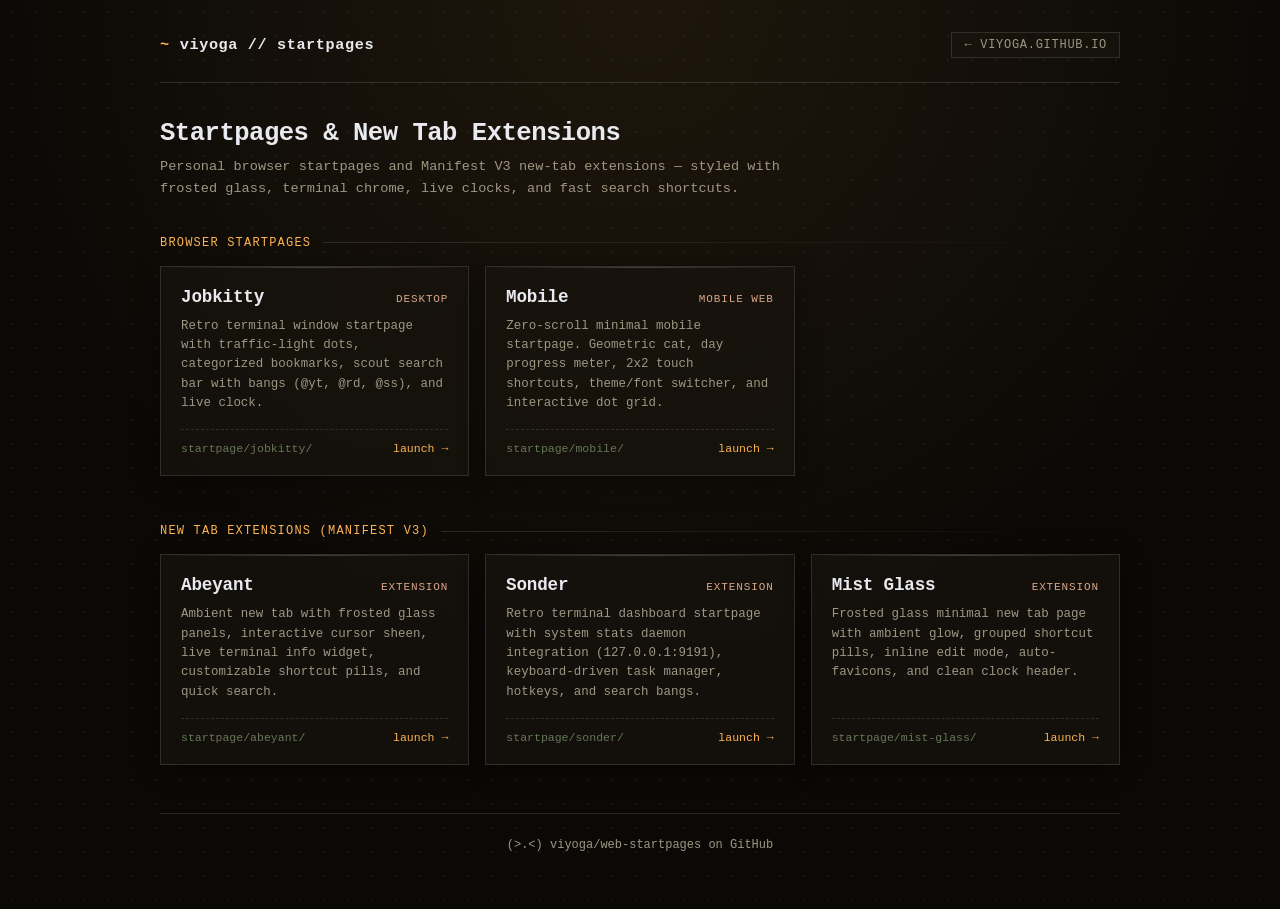
<file: index.html>
<!DOCTYPE html>
<html lang="en">
<head>
  <meta charset="UTF-8">
  <meta name="viewport" content="width=device-width, initial-scale=1.0">
  <title>Startpages &amp; New Tab Extensions — viyoga</title>
  <link rel="icon" type="image/svg+xml" href="startpage/mobile/favicon.svg">
  <style>
    :root {
      --bg: #0B0906;
      --bg-panel: #16120D;
      --border: rgba(255, 255, 255, 0.12);
      --border-hover: rgba(255, 180, 84, 0.45);
      --fg: #E8EAEF;
      --fg-dim: #9E9783;
      --fg-muted: #667858;
      --accent: #FFB454;
      --accent-soft: #D9A78B;
      --glass-bg: rgba(25, 20, 15, 0.65);
      --glass-blur: 16px;
      --glass-shadow: 0 4px 24px rgba(0, 0, 0, 0.4);
      --font-mono: "Space Mono", "Maple Mono NF", "Iosevka NF", monospace;
    }
    * {
      box-sizing: border-box;
      margin: 0;
      padding: 0;
    }
    body {
      background: var(--bg);
      color: var(--fg);
      font-family: var(--font-mono);
      min-height: 100vh;
      display: flex;
      flex-direction: column;
      background-image: 
        radial-gradient(circle at 50% 0%, rgba(255, 180, 84, 0.08) 0%, transparent 60%),
        radial-gradient(rgba(255, 255, 255, 0.06) 1px, transparent 1px);
      background-size: 100% 100%, 24px 24px;
      padding: 32px 20px;
    }
    .wrap {
      max-width: 960px;
      margin: 0 auto;
      width: 100%;
      flex: 1;
    }
    header {
      display: flex;
      align-items: center;
      justify-content: space-between;
      padding-bottom: 24px;
      border-bottom: 1px solid var(--border);
      margin-bottom: 36px;
    }
    .brand {
      display: inline-flex;
      align-items: center;
      gap: 10px;
      text-decoration: none;
      color: var(--fg);
      font-size: 0.95rem;
      font-weight: 700;
      letter-spacing: 0.04em;
    }
    .brand .sym {
      color: var(--accent);
    }
    .home-link {
      font-size: 0.75rem;
      color: var(--fg-dim);
      text-decoration: none;
      padding: 5px 12px;
      background: var(--glass-bg);
      border: 1px solid var(--border);
      backdrop-filter: blur(var(--glass-blur));
      transition: all 0.15s ease;
      letter-spacing: 0.06em;
      text-transform: uppercase;
    }
    .home-link:hover {
      border-color: var(--accent);
      color: var(--accent);
      transform: translateY(-1px);
    }
    .intro {
      margin-bottom: 36px;
    }
    .intro h1 {
      font-size: 1.6rem;
      font-weight: 700;
      letter-spacing: -0.02em;
      margin-bottom: 8px;
    }
    .intro p {
      font-size: 0.85rem;
      color: var(--fg-dim);
      line-height: 1.6;
      max-width: 620px;
    }
    .section-title {
      font-size: 0.75rem;
      text-transform: uppercase;
      letter-spacing: 0.1em;
      color: var(--accent);
      margin-bottom: 16px;
      display: flex;
      align-items: center;
      gap: 12px;
    }
    .section-title::after {
      content: "";
      flex: 1;
      height: 1px;
      background: linear-gradient(90deg, var(--border) 0%, transparent 100%);
    }
    .grid {
      display: grid;
      grid-template-columns: repeat(auto-fill, minmax(280px, 1fr));
      gap: 16px;
      margin-bottom: 48px;
    }
    .card {
      display: flex;
      flex-direction: column;
      background: var(--glass-bg);
      backdrop-filter: blur(var(--glass-blur));
      -webkit-backdrop-filter: blur(var(--glass-blur));
      border: 1px solid var(--border);
      padding: 20px;
      text-decoration: none;
      color: inherit;
      position: relative;
      overflow: hidden;
      box-shadow: var(--glass-shadow);
      transition: transform 0.15s ease, border-color 0.15s ease, box-shadow 0.15s ease;
    }
    .card::before {
      content: "";
      position: absolute;
      top: 0;
      left: 0;
      right: 0;
      height: 1px;
      background: linear-gradient(90deg, transparent, rgba(255, 255, 255, 0.2), transparent);
    }
    .card:hover {
      transform: translateY(-2px);
      border-color: var(--border-hover);
      box-shadow: 0 8px 30px rgba(0, 0, 0, 0.5), 0 0 16px rgba(255, 180, 84, 0.15);
    }
    .card-top {
      display: flex;
      justify-content: space-between;
      align-items: baseline;
      margin-bottom: 10px;
    }
    .card-title {
      font-size: 1.1rem;
      font-weight: 700;
      color: var(--fg);
      letter-spacing: -0.01em;
      transition: color 0.15s ease;
    }
    .card:hover .card-title {
      color: var(--accent);
    }
    .card-kicker {
      font-size: 0.6875rem;
      color: var(--accent-soft);
      text-transform: uppercase;
      letter-spacing: 0.08em;
    }
    .card-desc {
      font-size: 0.78rem;
      color: var(--fg-dim);
      line-height: 1.55;
      flex: 1;
      margin-bottom: 16px;
    }
    .card-footer {
      display: flex;
      justify-content: space-between;
      align-items: center;
      font-size: 0.72rem;
      color: var(--fg-muted);
      border-top: 1px dashed var(--border);
      padding-top: 12px;
    }
    .card-arrow {
      color: var(--accent);
      transition: transform 0.15s ease;
    }
    .card:hover .card-arrow {
      transform: translateX(4px);
    }
    footer {
      border-top: 1px solid var(--border);
      padding-top: 24px;
      margin-top: auto;
      text-align: center;
      font-size: 0.75rem;
      color: var(--fg-dim);
    }
    footer a {
      color: inherit;
      text-decoration: none;
      transition: color 0.15s ease;
    }
    footer a:hover {
      color: var(--accent);
    }
    @media (max-width: 600px) {
      .grid { grid-template-columns: 1fr; }
      header { flex-direction: column; align-items: flex-start; gap: 12px; }
      .home-link { align-self: flex-start; }
    }
  </style>
</head>
<body>
  <div class="wrap">
    <header>
      <a href="https://viyoga.github.io" class="brand">
        <span class="sym">~</span>viyoga // startpages
      </a>
      <a href="https://viyoga.github.io" class="home-link">← viyoga.github.io</a>
    </header>

    <div class="intro">
      <h1>Startpages &amp; New Tab Extensions</h1>
      <p>Personal browser startpages and Manifest V3 new-tab extensions — styled with frosted glass, terminal chrome, live clocks, and fast search shortcuts.</p>
    </div>

    <div class="section-title">Browser Startpages</div>
    <div class="grid">
      <a href="./startpage/jobkitty/" class="card">
        <div class="card-top">
          <div class="card-title">Jobkitty</div>
          <div class="card-kicker">Desktop</div>
        </div>
        <div class="card-desc">Retro terminal window startpage with traffic-light dots, categorized bookmarks, scout search bar with bangs (@yt, @rd, @ss), and live clock.</div>
        <div class="card-footer">
          <span>startpage/jobkitty/</span>
          <span class="card-arrow">launch →</span>
        </div>
      </a>

      <a href="./startpage/mobile/" class="card">
        <div class="card-top">
          <div class="card-title">Mobile</div>
          <div class="card-kicker">Mobile Web</div>
        </div>
        <div class="card-desc">Zero-scroll minimal mobile startpage. Geometric cat, day progress meter, 2x2 touch shortcuts, theme/font switcher, and interactive dot grid.</div>
        <div class="card-footer">
          <span>startpage/mobile/</span>
          <span class="card-arrow">launch →</span>
        </div>
      </a>
    </div>

    <div class="section-title">New Tab Extensions (Manifest V3)</div>
    <div class="grid">
      <a href="./startpage/abeyant/" class="card">
        <div class="card-top">
          <div class="card-title">Abeyant</div>
          <div class="card-kicker">Extension</div>
        </div>
        <div class="card-desc">Ambient new tab with frosted glass panels, interactive cursor sheen, live terminal info widget, customizable shortcut pills, and quick search.</div>
        <div class="card-footer">
          <span>startpage/abeyant/</span>
          <span class="card-arrow">launch →</span>
        </div>
      </a>

      <a href="./startpage/sonder/" class="card">
        <div class="card-top">
          <div class="card-title">Sonder</div>
          <div class="card-kicker">Extension</div>
        </div>
        <div class="card-desc">Retro terminal dashboard startpage with system stats daemon integration (127.0.0.1:9191), keyboard-driven task manager, hotkeys, and search bangs.</div>
        <div class="card-footer">
          <span>startpage/sonder/</span>
          <span class="card-arrow">launch →</span>
        </div>
      </a>

      <a href="./startpage/mist-glass/" class="card">
        <div class="card-top">
          <div class="card-title">Mist Glass</div>
          <div class="card-kicker">Extension</div>
        </div>
        <div class="card-desc">Frosted glass minimal new tab page with ambient glow, grouped shortcut pills, inline edit mode, auto-favicons, and clean clock header.</div>
        <div class="card-footer">
          <span>startpage/mist-glass/</span>
          <span class="card-arrow">launch →</span>
        </div>
      </a>
    </div>

    <footer>
      <a href="https://github.com/viyoga/web-startpages">(&gt;.&lt;) viyoga/web-startpages on GitHub</a>
    </footer>
  </div>
</body>
</html>
</file>
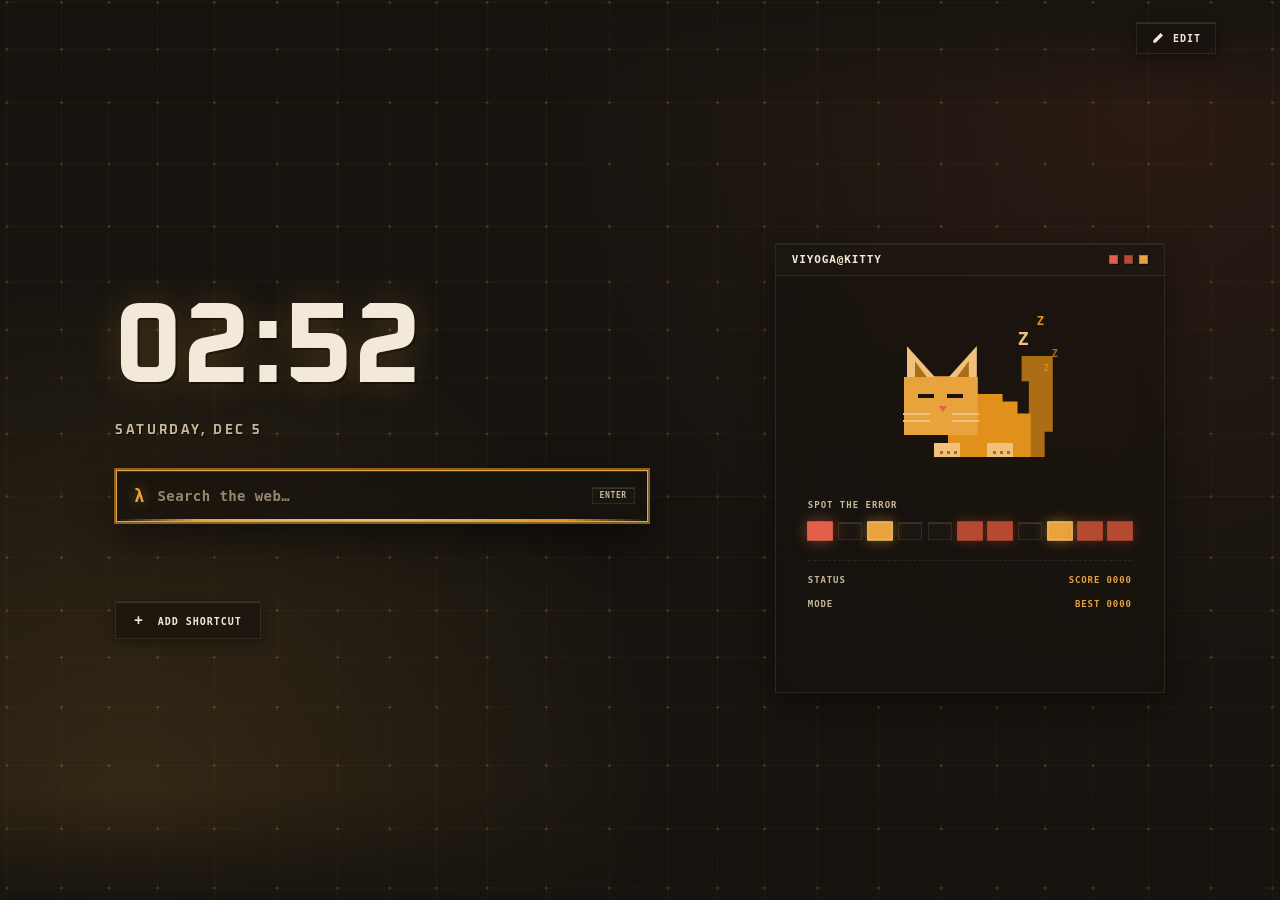
<file: startpage/abeyant/index.html>
<!DOCTYPE html>
<html lang="en">
<head>
<meta charset="UTF-8">
<title>New Tab</title>
<link rel="icon" type="image/svg+xml" href="icons/logo.svg">
<link rel="icon" type="image/png" href="icons/icon32.png">
<link rel="preload" href="fonts/oxanium-700.woff2" as="font" type="font/woff2" crossorigin>
<link rel="preload" href="fonts/oxanium-800.woff2" as="font" type="font/woff2" crossorigin>
<link rel="stylesheet" href="css/styles.css">
<link rel="stylesheet" href="css/noctalia-colors.css">
</head>
<body>
  <canvas id="bg-canvas"></canvas>

  <div class="topbar">
    <div class="icon-row">
      <button class="icon-btn" type="button" id="editToggle" title="Edit shortcuts" aria-pressed="false">
        <span class="icon-wrap" aria-hidden="true">
          <svg class="icon-pencil" viewBox="0 0 24 24"><path d="M16.5 3.5l4 4L8 20H4v-4L16.5 3.5z"/></svg>
          <svg class="icon-check" viewBox="0 0 24 24"><path d="M6 12l4 4 8-10" /></svg>
        </span>
        <span class="edit-label">Edit</span>
      </button>
    </div>
  </div>

  <main class="main">
    <section class="launcher" aria-label="New tab launcher">
      <div class="launch-copy">
        <div class="clock" id="clock">00:00</div>
        <div class="date" id="date">WEDNESDAY, AUG 19</div>

        <div class="search-wrap">
          <span class="search-prompt">λ</span>
          <input type="text" id="searchInput" placeholder="Search the web…" autocomplete="off" spellcheck="false" autofocus>
          <span class="search-key">ENTER</span>
        </div>
        <div class="shortcut-row" id="shortcutRow"></div>

        <div class="add-row">
          <button class="add-btn" type="button" id="addBtn" title="Add shortcut"><span>+</span> ADD SHORTCUT</button>
        </div>
      </div>

      <aside class="signal-shell" aria-label="Live time display">
        <div class="signal-panel">
          <div class="panel-head"><span>viyoga@kitty</span><div class="panel-lights"><i></i><i></i><i></i></div></div>
          <div class="panel-rule"></div>
          <div class="cat-logo" id="catLogo" aria-hidden="true" title="Pet the kitty!">
            <i class="cat-tail"></i><i class="cat-body"></i><i class="cat-paw cat-paw-one"></i><i class="cat-paw cat-paw-two"></i>
            <i class="cat-head"></i><i class="cat-ear cat-ear-left"></i><i class="cat-ear cat-ear-right"></i>
            <i class="cat-face"></i><i class="cat-muzzle cat-muzzle-left"></i><i class="cat-muzzle cat-muzzle-right"></i><i class="cat-nose"></i><i class="cat-mouth"></i><i class="cat-whiskers"></i><i class="cat-mark"></i>
            <b class="cat-z cat-z-one">Z</b><b class="cat-z cat-z-two">Z</b><b class="cat-z cat-z-three">Z</b><b class="cat-z cat-z-four">Z</b>
          </div>
          <!-- Volcanic logo backup:
          <div class="mountain-logo" aria-hidden="true">
            <i class="volcano-back"></i><i class="volcano-front"></i><i class="volcano-ridge"></i>
            <i class="crater-glow"></i><i class="eruption eruption-main"></i><i class="eruption eruption-left"></i><i class="eruption eruption-right"></i>
          </div> -->
          <div class="signal-copy" id="meterLabel">SPOT THE ERROR</div>
          <div class="meter" id="purrMeter" aria-hidden="true"><i></i><i></i><i></i><i></i><i></i><i></i><i></i><i></i><i></i><i></i><i></i></div>
          <div class="panel-divider"></div>
          <div class="panel-meta"><span>STATUS</span><b id="kittyStatus">SCORE 0000</b></div>
          <div class="panel-meta"><span>MODE</span><b id="kittyMode">BEST 0000</b></div>
        </div>
      </aside>
    </section>
  </main>

  <div class="overlay" id="overlay">
    <div class="modal">
      <div class="modal-head">
        <div>
          <h2 id="modalTitle">Add shortcut</h2>
          <p class="modal-sub">Name and URL. Done.</p>
        </div>
        <button class="close-btn" type="button" id="closeModal" aria-label="Close">×</button>
      </div>

      <form id="shortcutForm">
        <label class="field-label" for="nameInput">Name</label>
        <input type="text" id="nameInput" placeholder="GitHub…" autocomplete="off" required>

        <label class="field-label" for="urlInput">URL</label>
        <input type="text" id="urlInput" placeholder="https://github.com" autocomplete="off" required>

        <button type="submit" class="primary-btn" id="submitBtn">Add shortcut</button>
      </form>
    </div>
  </div>

  <script src="js/newtab.js"></script>
  <script src="js/background.js"></script>
</body>
</html>
</file>
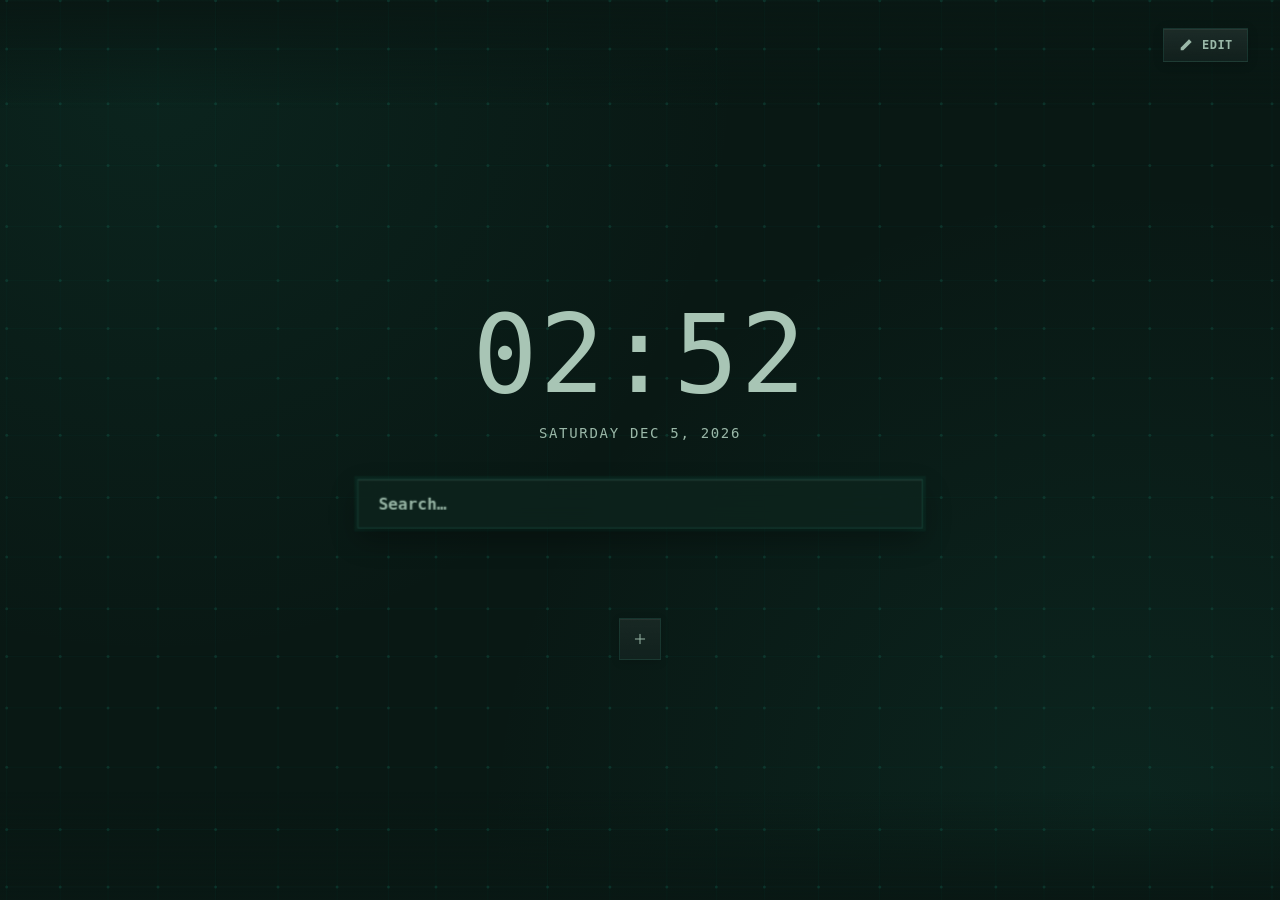
<file: startpage/mist-glass/index.html>
<!DOCTYPE html>
<html lang="en">
<head>
<meta charset="UTF-8">
<title>New Tab</title>
<link rel="icon" type="image/svg+xml" href="icons/logo.svg">
<link rel="icon" type="image/png" href="icons/icon32.png">
<link rel="stylesheet" href="css/styles.css">
<link rel="stylesheet" href="css/noctalia-colors.css">
</head>
<body>
  <canvas id="bg-canvas"></canvas>

  <div class="topbar">
    <div class="icon-row">
      <button class="icon-btn" type="button" id="editToggle" title="Edit shortcuts" aria-pressed="false">
        <span class="icon-wrap" aria-hidden="true">
          <svg class="icon-pencil" viewBox="0 0 24 24"><path d="M16.5 3.5l4 4L8 20H4v-4L16.5 3.5z"/></svg>
          <svg class="icon-check" viewBox="0 0 24 24"><path d="M6 12l4 4 8-10" /></svg>
        </span>
        <span class="edit-label">Edit</span>
      </button>
    </div>
  </div>

  <main class="main">
    <div class="clock" id="clock">00:00</div>
    <div class="date" id="date">WEDNESDAY AUG 19, 2026</div>

    <div class="search-wrap">
      <input type="text" id="searchInput" placeholder="Search…" autocomplete="off" spellcheck="false" autofocus>
    </div>

    <div class="groups" id="groups"></div>

    <div class="add-row">
      <button class="add-btn" type="button" id="addBtn" title="Add shortcut">
        <svg viewBox="0 0 24 24"><path d="M12 5v14M5 12h14"/></svg>
      </button>
    </div>
  </main>

  <div class="overlay" id="overlay">
    <div class="modal">
      <div class="modal-head">
        <div>
          <h2 id="modalTitle">Add shortcut</h2>
          <p class="modal-sub">Name, URL, group, and optional icon. Done.</p>
        </div>
        <button class="close-btn" type="button" id="closeModal" aria-label="Close">×</button>
      </div>

      <form id="shortcutForm">
        <label class="field-label" for="nameInput">Name</label>
        <input type="text" id="nameInput" placeholder="GitHub…" autocomplete="off" required>

        <label class="field-label" for="urlInput">URL</label>
        <input type="text" id="urlInput" placeholder="https://github.com" autocomplete="off" required>

        <label class="field-label">Shortcut icon</label>
        <div class="icon-field">
          <div class="icon-preview" id="iconPreview"><span>+</span></div>
          <button type="button" class="ghost-btn" id="chooseImageBtn">Choose image</button>
          <button type="button" class="ghost-btn" id="useAutoBtn" disabled>Use automatic</button>
          <input type="file" id="imageInput" accept="image/*" hidden>
        </div>
        <p class="hint">Automatic favicon is used unless you choose an image.</p>

        <label class="field-label" for="groupInput">Group</label>
        <select id="groupInput"></select>

        <button type="submit" class="primary-btn" id="submitBtn">Add shortcut</button>
      </form>
    </div>
  </div>

  <script src="js/newtab.js"></script>
  <script src="js/background.js"></script>
</body>
</html>
</file>
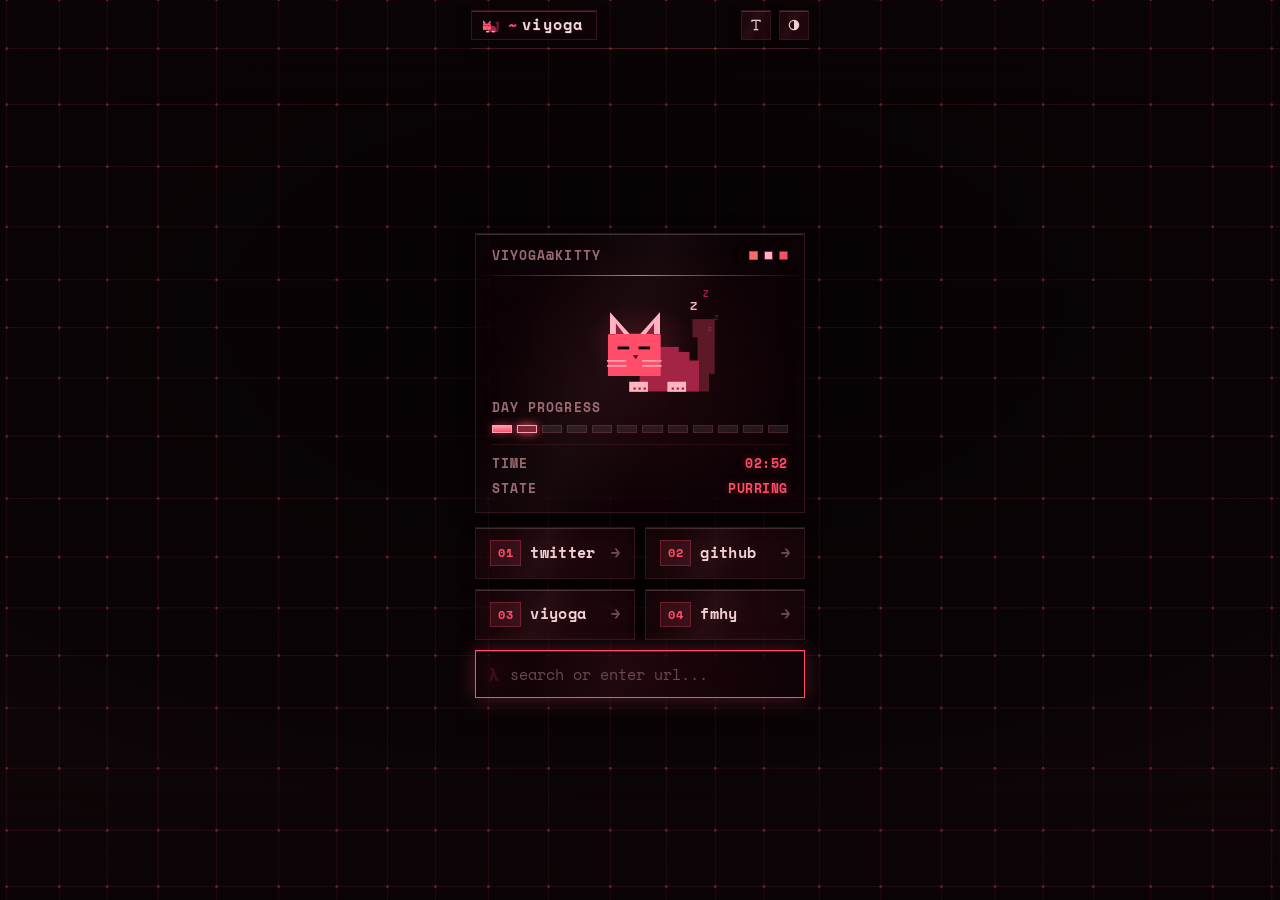
<file: startpage/mobile/index.html>
<!DOCTYPE html>
<html lang="en">
<head>
  <meta charset="UTF-8">
  <meta name="viewport" content="width=device-width, initial-scale=1.0, viewport-fit=cover, user-scalable=no">
  <title>startpage</title>
  
  <link rel="icon" type="image/svg+xml" href="favicon.svg">
  <link rel="manifest" href="manifest.json">
  <meta name="theme-color" content="#0B0406">
  <meta name="mobile-web-app-capable" content="yes">
  <meta name="apple-mobile-web-app-capable" content="yes">
  <meta name="apple-mobile-web-app-status-bar-style" content="black-translucent">
  <meta name="format-detection" content="telephone=no">

  <script>(function(){var t;try{var p=new URLSearchParams(window.location.search).get('theme');t=p||localStorage.getItem('theme')}catch(e){}if(t==='gruvbox'||t==='slick')t='gruvbox-material';var v=['amber','mallow','gruvbox-material','safelight','tungsten'];var def='safelight';if(v.indexOf(t)<0)t=def;document.documentElement.setAttribute('data-theme',t);var f;try{var pf=new URLSearchParams(window.location.search).get('font');f=pf||localStorage.getItem('font')}catch(e){}var fv=['maple','iosevka','space'];if(fv.indexOf(f)<0)f='space';document.documentElement.setAttribute('data-font',f);})();</script>
  <link rel="preload" href="fonts/SpaceMono-Regular.woff2" as="font" type="font/woff2" crossorigin>
  <link rel="preload" href="fonts/SpaceMono-Bold.woff2" as="font" type="font/woff2" crossorigin>
  <link rel="preload" href="fonts/MapleMono-NF-Regular.woff2" as="font" type="font/woff2" crossorigin>
  <link rel="preload" href="fonts/MapleMono-NF-Bold.woff2" as="font" type="font/woff2" crossorigin>
  <link rel="stylesheet" href="style.css?v=14">
</head>
<body>
  <!-- Interactive Spring Dot Grid Canvas -->
  <canvas id="grid-canvas"></canvas>

  <main class="container">
    <!-- Top Header matching viyoga topbar -->
    <header class="brand">
      <a href="https://viyoga.github.io" class="logo" title="viyoga">
        <div class="site-cat" aria-hidden="true">
          <div class="cat-logo">
            <i class="cat-tail"></i>
            <i class="cat-body"></i>
            <i class="cat-paw cat-paw-one"></i>
            <i class="cat-paw cat-paw-two"></i>
            <i class="cat-head"></i>
            <i class="cat-ear cat-ear-left"></i>
            <i class="cat-ear cat-ear-right"></i>
            <i class="cat-face"></i>
            <i class="cat-nose"></i>
            <i class="cat-whiskers"></i>
          </div>
        </div>
        <span class="logo-text"><span class="logo-sym">~</span>viyoga</span>
      </a>

      <div class="nav-controls">
        <div class="theme-pick">
          <button class="theme-btn" id="fontBtn" type="button" aria-label="Font" title="Font">
            <svg viewBox="0 0 24 24" aria-hidden="true"><path d="M5 6V4h14v2M12 4v16M9 20h6"/></svg>
          </button>
        </div>
        <div class="theme-pick">
          <button class="theme-btn" id="themeBtn" type="button" aria-label="Theme" title="Theme">
            <svg viewBox="0 0 24 24" aria-hidden="true"><circle cx="12" cy="12" r="8"/><path d="M12 4a8 8 0 0 1 0 16z" fill="currentColor" stroke="none"/></svg>
          </button>
        </div>
      </div>
    </header>

    <!-- Main Centered Content -->
    <div class="main-stack">
      <!-- Retro 3D Offset Kitty Window -->
      <aside class="signal-shell" aria-label="Terminal Cat Window">
        <div class="signal-panel">
          <div class="panel-head">
            <span>viyoga@kitty</span>
            <div class="panel-lights">
              <i></i><i></i><i></i>
            </div>
          </div>
          <div class="panel-rule"></div>

          <!-- Sleeping Geometric Kitty -->
          <div class="cat-wrap">
            <div class="cat-logo" id="catLogo" aria-hidden="true" title="Pet the kitty!">
              <i class="cat-tail"></i>
              <i class="cat-body"></i>
              <i class="cat-paw cat-paw-one"></i>
              <i class="cat-paw cat-paw-two"></i>
              <i class="cat-head"></i>
              <i class="cat-ear cat-ear-left"></i>
              <i class="cat-ear cat-ear-right"></i>
              <i class="cat-face"></i>
              <i class="cat-nose"></i>
              <i class="cat-whiskers"></i>
              <b class="cat-z cat-z-one">Z</b>
              <b class="cat-z cat-z-two">Z</b>
              <b class="cat-z cat-z-three">Z</b>
              <b class="cat-z cat-z-four">Z</b>
            </div>
          </div>

          <!-- Time of Day Passing Progress -->
          <div class="signal-copy" id="meterLabel">DAY PROGRESS</div>
          <div class="meter" id="timeMeter" aria-label="Day Progress">
            <i></i><i></i><i></i><i></i><i></i><i></i><i></i><i></i><i></i><i></i><i></i><i></i>
          </div>

          <!-- Retro Dashed Rule & Meta Status -->
          <div class="panel-divider"></div>
          <div class="panel-meta"><span>TIME</span><b id="kittyTime">00:00</b></div>
          <div class="panel-meta"><span>STATE</span><b id="kittyState">PURRING</b></div>
        </div>
      </aside>

      <!-- Launcher Group: Shortcuts & Lifted Search Bar -->
      <div class="launcher-group">
        <!-- 4 Minimal Shortcuts (2x2 Grid) -->
        <nav class="shortcuts" aria-label="Shortcuts">
          <a class="shortcut" href="https://x.com">
            <div class="shortcut-left">
              <span class="shortcut-num">01</span>
              <span class="shortcut-name">twitter</span>
            </div>
            <span class="shortcut-arrow">→</span>
          </a>

          <a class="shortcut" href="https://github.com">
            <div class="shortcut-left">
              <span class="shortcut-num">02</span>
              <span class="shortcut-name">github</span>
            </div>
            <span class="shortcut-arrow">→</span>
          </a>

          <a class="shortcut" href="https://viyoga.github.io">
            <div class="shortcut-left">
              <span class="shortcut-num">03</span>
              <span class="shortcut-name">viyoga</span>
            </div>
            <span class="shortcut-arrow">→</span>
          </a>

          <a class="shortcut" href="https://fmhy.net">
            <div class="shortcut-left">
              <span class="shortcut-num">04</span>
              <span class="shortcut-name">fmhy</span>
            </div>
            <span class="shortcut-arrow">→</span>
          </a>
        </nav>

        <!-- Search Bar (Grouped directly below shortcuts) -->
        <form class="search-form" id="searchForm" autocomplete="off">
          <span class="search-prompt">λ</span>
          <input 
            type="text" 
            class="search-input" 
            id="searchInput" 
            placeholder="search or enter url..." 
            autocapitalize="none" 
            autocorrect="off" 
            spellcheck="false"
            autofocus
            enterkeyhint="go"
          >
          <button type="button" class="search-clear" id="searchClear" aria-label="Clear">×</button>
        </form>
      </div>
    </div>
  </main>

  <script src="grid.js?v=8"></script>
  <script src="app.js?v=9"></script>
</body>
</html>
</file>
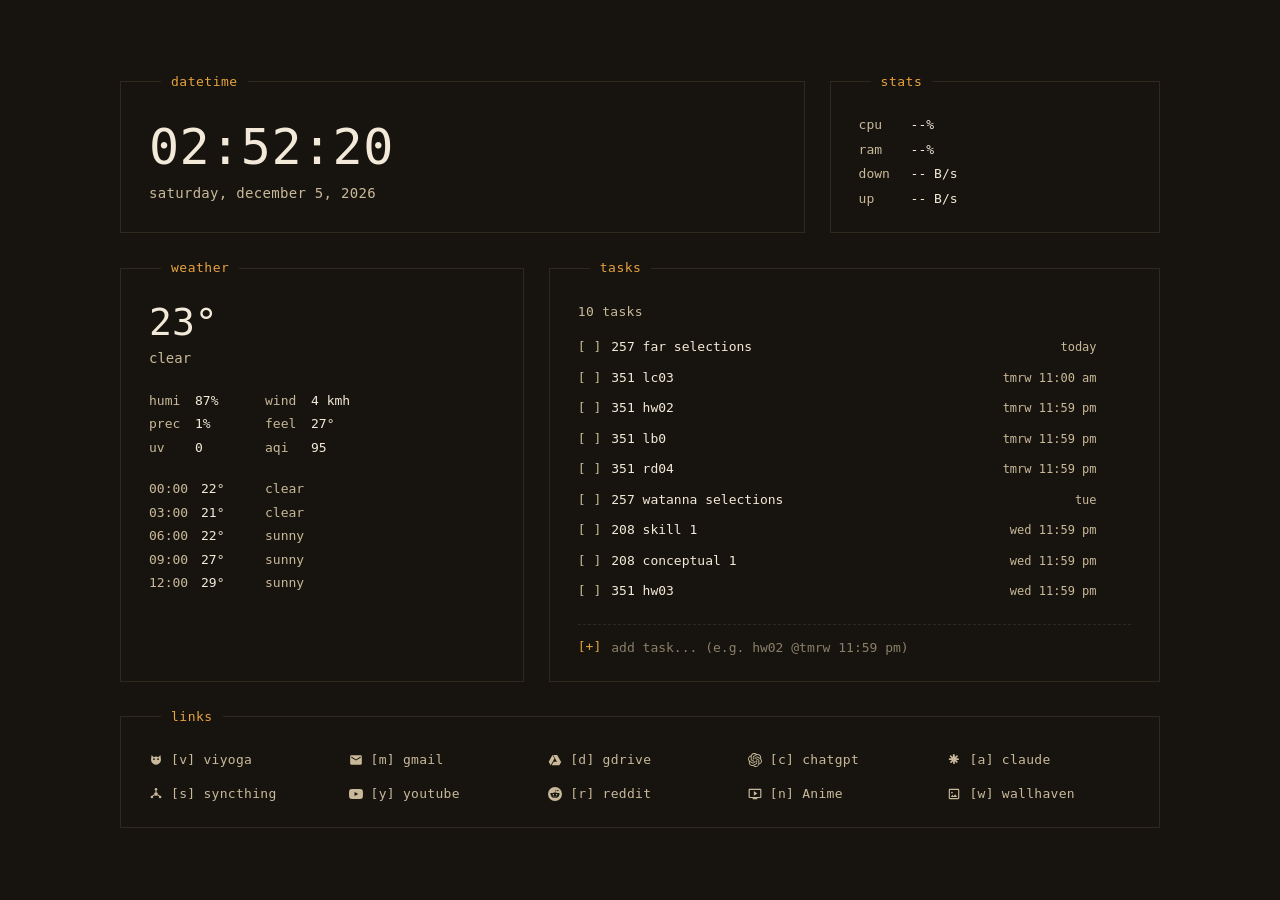
<file: startpage/sonder/index.html>
<!DOCTYPE html>
<html lang="en">
<head>
  <meta charset="UTF-8">
  <meta name="viewport" content="width=device-width, initial-scale=1.0">
  <title>Sonder - A startpage</title>
  <link rel="icon" type="image/png" href="icons/icon32.png">
  <link rel="stylesheet" href="css/noctalia-colors.css">
  <link rel="stylesheet" href="css/styles.css">
</head>
<body>
  <!-- Minimal Overlay Search Bar (Triggered by / or typing) -->
  <div class="search-overlay" id="searchOverlay" aria-hidden="true">
    <fieldset class="panel search-panel">
      <legend class="panel-legend">search</legend>
      <div class="search-row">
        <span class="search-prompt">λ</span>
        <input 
          type="text" 
          id="searchInput" 
          autocomplete="off" 
          spellcheck="false"
        >
      </div>
    </fieldset>
  </div>

  <!-- Main Viewport -->
  <div class="viewport">
    <div class="dashboard">

      <!-- Row 1: Datetime + Stats -->
      <div class="dashboard-row row-top">
        <!-- 1. Datetime Box -->
        <fieldset class="panel box-datetime">
          <legend class="panel-legend">datetime</legend>
          <div class="time-display" id="timeDisplay">00:00:00</div>
          <div class="date-display" id="dateDisplay">sunday, january 11, 2026</div>
        </fieldset>

        <!-- 2. Stats Box -->
        <fieldset class="panel box-stats">
          <legend class="panel-legend">stats</legend>
          <div class="stats-list">
            <div class="stat-line">
              <span class="stat-label">cpu</span>
              <span class="stat-value" id="statCpu">--%</span>
            </div>
            <div class="stat-line">
              <span class="stat-label">ram</span>
              <span class="stat-value" id="statRam">--%</span>
            </div>
            <div class="stat-line">
              <span class="stat-label">down</span>
              <span class="stat-value" id="statDown">-- B/s</span>
            </div>
            <div class="stat-line">
              <span class="stat-label">up</span>
              <span class="stat-value" id="statUp">-- B/s</span>
            </div>
          </div>
        </fieldset>
      </div>

      <!-- Row 2: Weather + Tasks -->
      <div class="dashboard-row row-mid">
        <!-- 3. Weather Box -->
        <fieldset class="panel box-weather">
          <legend class="panel-legend">weather</legend>
          
          <div class="weather-current">
            <div class="weather-temp" id="weatherTemp">23°</div>
            <div class="weather-condition" id="weatherCondition">clear</div>
          </div>

          <div class="weather-stats">
            <div class="stat-col">
              <div class="stat-line">
                <span class="stat-label">humi</span>
                <span class="stat-value" id="statHumi">87%</span>
              </div>
              <div class="stat-line">
                <span class="stat-label">prec</span>
                <span class="stat-value" id="statPrec">1%</span>
              </div>
              <div class="stat-line">
                <span class="stat-label">uv</span>
                <span class="stat-value" id="statUv">0</span>
              </div>
            </div>
            <div class="stat-col">
              <div class="stat-line">
                <span class="stat-label">wind</span>
                <span class="stat-value" id="statWind">4 kmh</span>
              </div>
              <div class="stat-line">
                <span class="stat-label">feel</span>
                <span class="stat-value" id="statFeel">27°</span>
              </div>
              <div class="stat-line">
                <span class="stat-label">aqi</span>
                <span class="stat-value" id="statAqi">95</span>
              </div>
            </div>
          </div>

          <div class="weather-forecast" id="weatherForecast">
            <div class="forecast-row">
              <span class="fc-time">00:00</span>
              <span class="fc-temp">22°</span>
              <span class="fc-cond">clear</span>
            </div>
            <div class="forecast-row">
              <span class="fc-time">03:00</span>
              <span class="fc-temp">21°</span>
              <span class="fc-cond">clear</span>
            </div>
            <div class="forecast-row">
              <span class="fc-time">06:00</span>
              <span class="fc-temp">22°</span>
              <span class="fc-cond">sunny</span>
            </div>
            <div class="forecast-row">
              <span class="fc-time">09:00</span>
              <span class="fc-temp">27°</span>
              <span class="fc-cond">sunny</span>
            </div>
            <div class="forecast-row">
              <span class="fc-time">12:00</span>
              <span class="fc-temp">29°</span>
              <span class="fc-cond">sunny</span>
            </div>
          </div>
        </fieldset>

        <!-- 4. Tasks Box -->
        <fieldset class="panel box-tasks">
          <legend class="panel-legend">tasks</legend>
          <div class="tasks-header">
            <span class="tasks-count" id="tasksCount">0 tasks</span>
          </div>

          <div class="tasks-list" id="tasksList">
            <!-- Dynamic task items -->
          </div>

          <form class="task-input-row" id="taskForm">
            <span class="task-input-prompt">[+]</span>
            <input 
              type="text" 
              id="taskInput" 
              placeholder="add task... (e.g. hw02 @tmrw 11:59 pm)" 
              autocomplete="off" 
              spellcheck="false"
            >
          </form>
        </fieldset>
      </div>

      <!-- Row 3: Links -->
      <div class="dashboard-row row-bottom">
        <fieldset class="panel box-links">
          <legend class="panel-legend">links</legend>
          <div class="links-grid" id="linksGrid">
            <!-- Links will be rendered here with exact SVGs and hotkeys -->
          </div>
        </fieldset>
      </div>

    </div>
  </div>

  <script src="js/newtab.js"></script>
</body>
</html>
</file>
<file: startpage/abeyant/css/styles.css>
@font-face {
  font-family: "Oxanium";
  src: url("../fonts/oxanium-700.woff2") format("woff2");
  font-weight: 700; font-style: normal; font-display: swap;
}
@font-face {
  font-family: "Oxanium";
  src: url("../fonts/oxanium-800.woff2") format("woff2");
  font-weight: 800; font-style: normal; font-display: swap;
}

/* ── Viyoga Glass Tokens mapped to Noctalia Theme Variables ── */
:root {
  --bg: var(--canvas-fade, #0A0A0C);
  --bg-panel: var(--noctalia-surface, var(--surface, #121317));
  --bg-panel-alt: var(--noctalia-surface-variant, var(--surface-strong, #1A1C22));
  --fg: var(--text-primary, var(--noctalia-on-surface, #E8EAEF));
  --fg-dim: var(--text-secondary, #858B97);
  --fg-muted: var(--text-dim, #565C68);
  --accent: var(--noctalia-primary, var(--bang-color, #F2F5FA));
  --accent-2: var(--noctalia-secondary, #9FB0C4);
  --accent-bright: var(--noctalia-primary-light, #FFFFFF);
  --accent-soft: var(--noctalia-primary-mid, #9FB0C4);
  --accent-dim: var(--noctalia-primary-dark, #5C6675);
  --danger: var(--noctalia-error, #FF6B6B);
  --danger-deep: #C44545;

  --border: var(--line, var(--border, rgba(255, 255, 255, 0.12)));
  --border-strong: var(--line-hi, var(--border-strong, rgba(255, 255, 255, 0.28)));
  --sat: 140%;
  --blur: 16px;

  /* Viyoga Core Glass System */
  --glass-bg: color-mix(in srgb, var(--bg-panel) 62%, transparent);
  --glass-bg-strong: color-mix(in srgb, var(--bg-panel) 84%, transparent);
  --glass-blur: var(--blur, 16px);
  --glass-hi: color-mix(in srgb, var(--fg) 14%, transparent);
  --glass-shadow: 0 12px 32px rgba(0, 0, 0, 0.38);
  --glass-shadow-hover: 0 18px 48px rgba(0, 0, 0, 0.50);

  --font: "Iosevka NF", "Iosevka Nerd Font", "JetBrains Mono", "Cascadia Code", ui-monospace, monospace;
}

*, *::before, *::after {
  box-sizing: border-box;
  margin: 0;
  padding: 0;
}

html, body {
  min-height: 100%;
}

body {
  min-width: 320px;
  overflow-x: hidden;
  color: var(--fg);
  background: 
    radial-gradient(circle at 10% 90%, color-mix(in srgb, var(--accent) 14%, transparent), transparent 38%),
    radial-gradient(circle at 90% 10%, color-mix(in srgb, var(--accent-2) 12%, transparent), transparent 42%),
    var(--bg);
  font-family: var(--font);
  -webkit-font-smoothing: antialiased;
}

button, input, select {
  font: inherit;
}

button {
  border-radius: 0;
}

svg {
  fill: none;
  stroke: currentColor;
  stroke-width: 1.7;
  stroke-linecap: square;
  stroke-linejoin: miter;
}

#bg-canvas {
  position: fixed;
  inset: 0;
  z-index: 0;
  pointer-events: none;
  width: 100%;
  height: 100%;
}

.topbar, .main {
  position: relative;
  z-index: 1;
}

/* ── Cursor Spotlight (.spot) ──
   Directly ported from Viyoga. Tracks cursor position (--mx, --my)
   and casts a vivid specular sheen + radial accent glow across the glass. */
.spot {
  position: relative;
}
.spot::before {
  content: "";
  position: absolute;
  inset: 0;
  z-index: 1;
  pointer-events: none;
  border-radius: inherit;
  background:
    linear-gradient(115deg, transparent 15%, color-mix(in srgb, var(--fg) 12%, transparent) 42%, transparent 65%),
    radial-gradient(240px circle at var(--mx, 50%) var(--my, 50%), color-mix(in srgb, var(--accent) 32%, transparent), transparent 70%);
  opacity: 0;
  transition: opacity 0.25s ease;
}
.spot:hover::before {
  opacity: 1;
}

/* ── Topbar & Edit Toggle Button ── */
.topbar {
  height: 76px;
  display: flex;
  justify-content: flex-end;
  align-items: center;
  padding: 20px clamp(22px, 5vw, 76px);
}

.icon-btn {
  position: relative;
  display: flex;
  align-items: center;
  gap: 8px;
  padding: 8px 14px;
  cursor: pointer;
  color: var(--fg);
  background: var(--glass-bg);
  backdrop-filter: blur(var(--glass-blur)) saturate(var(--sat));
  -webkit-backdrop-filter: blur(var(--glass-blur)) saturate(var(--sat));
  border: 1px solid var(--border);
  box-shadow: 0 4px 14px rgba(0, 0, 0, 0.35), inset 0 1px 0 var(--glass-hi);
  font-size: 10px;
  font-weight: 800;
  letter-spacing: .1em;
  text-transform: uppercase;
  transition: transform 0.12s ease, box-shadow 0.12s ease, border-color 0.12s ease, color 0.12s ease;
}
.icon-btn > * {
  position: relative;
  z-index: 2;
}
.icon-btn:hover {
  border-color: var(--accent);
  color: var(--accent-bright);
  transform: translate(1px, 1px);
  box-shadow: 0 0 16px color-mix(in srgb, var(--accent) 40%, transparent), inset 0 1px 0 var(--glass-hi);
}
.icon-btn:active, .icon-btn.active {
  transform: translate(3px, 3px);
  box-shadow: 0 0 0 var(--accent);
}

.icon-wrap {
  position: relative;
  width: 14px;
  height: 14px;
}
.icon-wrap svg {
  position: absolute;
  width: 14px;
  height: 14px;
  inset: 0;
  transition: opacity .16s ease;
}
.icon-pencil path {
  fill: currentColor;
  stroke: none;
}
.icon-check {
  opacity: 0;
}
.icon-btn.active .icon-pencil {
  opacity: 0;
}
.icon-btn.active .icon-check {
  opacity: 1;
}

/* ── Main Layout ── */
.main {
  min-height: calc(100vh - 76px);
  display: flex;
  align-items: center;
  padding: 24px clamp(22px, 9vw, 148px) 64px;
}

.launcher {
  width: min(1200px, 100%);
  margin: auto;
  display: grid;
  grid-template-columns: minmax(0, 1fr) minmax(300px, 390px);
  gap: clamp(55px, 10vw, 150px);
  align-items: center;
}

.launch-copy {
  min-width: 0;
}

/* ── Clock & Date ── */
.clock {
  color: var(--fg);
  font-family: 'Oxanium', var(--font);
  font-size: clamp(68px, 9vw, 124px);
  font-weight: 700;
  letter-spacing: 0.02em;
  line-height: .9;
  text-shadow: 0 0 35px color-mix(in srgb, var(--accent) 22%, transparent), 2px 2px 0 rgba(0, 0, 0, 0.6);
  transition: text-shadow 0.3s ease;
}
.clock:hover {
  text-shadow: 0 0 45px color-mix(in srgb, var(--accent) 40%, transparent), 2px 2px 0 rgba(0, 0, 0, 0.7);
}

.date {
  margin: 22px 0 30px;
  color: var(--fg-dim);
  font-family: 'Oxanium', var(--font);
  font-size: 13px;
  font-weight: 700;
  letter-spacing: .2em;
  text-shadow: 1px 1px 0 rgba(0, 0, 0, 0.6);
}

/* ── Glass Search Box ── */
.search-wrap {
  position: relative;
  display: flex;
  align-items: center;
  width: min(590px, 100%);
  height: 52px;
  background: var(--glass-bg);
  backdrop-filter: blur(var(--glass-blur)) saturate(var(--sat));
  -webkit-backdrop-filter: blur(var(--glass-blur)) saturate(var(--sat));
  border: 1px solid var(--border);
  box-shadow: 0 8px 24px rgba(0, 0, 0, 0.35), inset 0 1px 0 var(--glass-hi);
  overflow: hidden;
  transition: transform .15s ease, box-shadow .15s ease, border-color .15s ease;
}
.search-wrap > * {
  position: relative;
  z-index: 2;
}

/* Search bar bottom accent sweep */
.search-wrap::after {
  content: "";
  position: absolute;
  left: 0;
  right: 0;
  bottom: 0;
  height: 2px;
  background: linear-gradient(90deg, transparent 0%, var(--accent) 15%, var(--accent-bright) 50%, var(--accent-soft) 85%, transparent 100%);
  transform: translateX(-101%);
  transition: transform 0.35s cubic-bezier(0.4, 0, 0.2, 1);
  z-index: 3;
}
.search-wrap:hover::after,
.search-wrap:focus-within::after {
  transform: translateX(0);
}

.search-wrap:hover {
  transform: translateY(-2px);
  border-color: var(--accent);
  box-shadow: var(--glass-shadow-hover), 0 0 20px color-mix(in srgb, var(--accent) 25%, transparent), inset 0 1px 0 var(--glass-hi);
}
.search-wrap:focus-within {
  border-color: var(--accent);
  box-shadow: 0 0 0 2px color-mix(in srgb, var(--accent) 55%, transparent), 0 16px 40px rgba(0, 0, 0, 0.5), inset 0 1px 0 var(--glass-hi);
  transform: translate(1px, 1px);
}

.search-prompt {
  padding: 0 13px 0 17px;
  color: var(--accent);
  font-size: 17px;
  font-weight: 900;
  text-shadow: 0 0 12px color-mix(in srgb, var(--accent) 50%, transparent);
  transition: transform 0.15s ease, text-shadow 0.15s ease;
}
.search-wrap:hover .search-prompt {
  transform: scale(1.15);
  text-shadow: 0 0 18px var(--accent);
}

.search-key {
  margin-right: 12px;
  padding: 3px 7px;
  color: var(--fg-dim);
  background: color-mix(in srgb, var(--bg-panel-alt) 50%, transparent);
  border: 1px solid var(--border);
  box-shadow: inset 0 1px 0 var(--glass-hi);
  font-size: 8px;
  font-weight: 800;
  letter-spacing: .08em;
  transition: color 0.15s ease, border-color 0.15s ease, box-shadow 0.15s ease;
}
.search-wrap:hover .search-key {
  color: var(--accent);
  border-color: var(--accent);
  box-shadow: 0 0 10px color-mix(in srgb, var(--accent) 35%, transparent), inset 0 1px 0 var(--glass-hi);
}

#searchInput {
  flex: 1;
  min-width: 0;
  height: 100%;
  color: var(--fg);
  background: transparent;
  border: 0;
  outline: 0;
  font-size: 14px;
  font-weight: 700;
  letter-spacing: .03em;
}
.search-wrap:focus-within #searchInput {
  color: var(--accent-bright);
}
#searchInput::placeholder {
  color: var(--fg-dim);
  opacity: 0.7;
}

#searchInput.bang-valid {
  color: var(--accent-bright);
}
.search-wrap:has(#searchInput.bang-valid) {
  border-color: var(--accent);
  box-shadow: 0 0 0 2px color-mix(in srgb, var(--accent) 55%, transparent), 0 16px 40px rgba(0, 0, 0, 0.45), inset 0 1px 0 var(--glass-hi);
}
#searchInput.bang-invalid {
  color: var(--danger);
}
.search-wrap:has(#searchInput.bang-invalid) {
  border-color: var(--danger);
  box-shadow: 0 0 0 2px color-mix(in srgb, var(--danger) 45%, transparent), 0 16px 40px rgba(0, 0, 0, 0.45), inset 0 1px 0 var(--glass-hi);
}

/* ── Glass Shortcut Cards (with Viyoga Card Sweep & Hover Glow) ── */
.shortcut-row {
  width: min(665px, 100%);
  margin-top: 48px;
  display: flex;
  flex-wrap: wrap;
  column-gap: 12px;
  row-gap: 22px;
}

.shortcut {
  position: relative;
  display: flex;
  flex-direction: column;
  justify-content: center;
  align-items: center;
  width: 84px;
  height: 80px;
  padding: 10px 5px;
  cursor: pointer;
  color: var(--fg-dim);
  background: var(--glass-bg);
  backdrop-filter: blur(var(--glass-blur)) saturate(var(--sat));
  -webkit-backdrop-filter: blur(var(--glass-blur)) saturate(var(--sat));
  border: 1px solid var(--border);
  box-shadow: 0 4px 14px rgba(0, 0, 0, 0.35), inset 0 1px 0 var(--glass-hi);
  font-size: 10px;
  font-weight: 800;
  letter-spacing: .04em;
  overflow: hidden;
  transition: transform .15s ease, box-shadow .15s ease, color .15s ease, border-color .15s ease;
}
.shortcut > * {
  position: relative;
  z-index: 2;
}

/* Viyoga bottom accent sweep bar */
.shortcut::after {
  content: "";
  position: absolute;
  left: 0;
  right: 0;
  bottom: 0;
  height: 3px;
  background: linear-gradient(90deg, transparent 0%, var(--accent) 15%, var(--accent-bright) 50%, var(--accent-soft) 85%, transparent 100%);
  transform: translateX(-101%);
  transition: transform 0.35s cubic-bezier(0.4, 0, 0.2, 1);
  z-index: 3;
}
.shortcut:hover::after {
  transform: translateX(0);
}

.shortcut:hover, .shortcut:focus-visible {
  color: var(--accent);
  border-color: var(--accent);
  transform: translateY(-3px) scale(1.02);
  box-shadow: var(--glass-shadow-hover), 0 0 20px color-mix(in srgb, var(--accent) 32%, transparent), inset 0 1px 0 var(--glass-hi);
  outline: 0;
}
.shortcut:active {
  transform: translateY(0) scale(1);
  box-shadow: 0 4px 12px rgba(0, 0, 0, 0.4), inset 0 1px 0 var(--glass-hi);
}

.shortcut img, .shortcut .initial-avatar {
  width: 28px;
  height: 28px;
  margin-bottom: 7px;
  object-fit: contain;
  filter: drop-shadow(0 2px 4px rgba(0, 0, 0, 0.4));
  transition: transform 0.15s ease, filter 0.15s ease;
}
.shortcut:hover img, .shortcut:hover .initial-avatar {
  transform: translateY(-2px) scale(1.08);
  filter: drop-shadow(0 4px 10px color-mix(in srgb, var(--accent) 50%, transparent));
}

.shortcut .initial-avatar {
  display: grid;
  place-items: center;
  color: var(--fg);
  font-size: 13px;
  border: 1px solid var(--border);
}
.shortcut span:not(.delete-badge) {
  max-width: 72px;
  overflow: hidden;
  text-overflow: ellipsis;
  white-space: nowrap;
  transition: color 0.15s ease, text-shadow 0.15s ease;
}
.shortcut:hover span:not(.delete-badge) {
  color: var(--accent);
  text-shadow: 0 0 10px color-mix(in srgb, var(--accent) 45%, transparent);
}

/* Edit mode badges */
body.edit-mode .shortcut {
  /* overflow stays hidden — keeps ::after sweep + spotlight working */
  animation: nudge .5s ease-in-out infinite alternate;
}
.delete-badge {
  display: none;
  position: absolute;
  z-index: 10;
  /* inside card bounds so overflow:hidden doesn't clip it */
  top: 4px;
  right: 4px;
  width: 20px;
  height: 20px;
  place-items: center;
  cursor: pointer;
  color: #FFFFFF;
  background: var(--danger);
  border: 1px solid var(--danger);
  border-radius: 50%;
  box-shadow: 0 2px 8px rgba(255, 89, 78, 0.5);
  font-size: 14px;
  font-weight: 800;
  transition: transform 0.12s ease, filter 0.12s ease;
}
.delete-badge:hover {
  transform: scale(1.15);
  filter: brightness(1.2);
}
body.edit-mode .delete-badge {
  display: grid;
}
@keyframes nudge {
  to { transform: rotate(1deg); }
}

/* Add Shortcut Button */
.add-row {
  margin-top: 32px;
}
.add-btn {
  position: relative;
  padding: 10px 18px;
  cursor: pointer;
  color: var(--fg);
  background: var(--glass-bg);
  backdrop-filter: blur(var(--glass-blur)) saturate(var(--sat));
  -webkit-backdrop-filter: blur(var(--glass-blur)) saturate(var(--sat));
  border: 1px solid var(--border);
  box-shadow: 0 4px 14px rgba(0, 0, 0, 0.35), inset 0 1px 0 var(--glass-hi);
  font-size: 10px;
  font-weight: 800;
  letter-spacing: .1em;
  transition: transform .12s ease, box-shadow .12s ease, border-color .12s ease, color .12s ease;
}
.add-btn > * {
  position: relative;
  z-index: 2;
}
.add-btn span {
  margin-right: 7px;
  font-size: 14px;
}
.add-btn:hover, .add-btn:focus-visible {
  border-color: var(--accent);
  color: var(--accent-bright);
  transform: translate(1px, 1px);
  box-shadow: 0 0 18px color-mix(in srgb, var(--accent) 40%, transparent), inset 0 1px 0 var(--glass-hi);
}
.add-btn:active {
  transform: translate(3px, 3px);
  box-shadow: 0 0 0 var(--accent);
}

/* ── Drag and Drop States ── */
.shortcut.dragging {
  opacity: 0.35;
  transform: scale(0.94);
  pointer-events: none;
}
.shortcut.drag-over {
  border-color: var(--accent) !important;
  transform: translateY(-3px) scale(1.04);
  box-shadow: 0 0 24px color-mix(in srgb, var(--accent) 50%, transparent), inset 0 1px 0 var(--glass-hi) !important;
}
.icon-btn.trash-zone {
  color: var(--danger);
  border-color: var(--danger);
}
.icon-btn.trash-zone .icon-wrap {
  display: none;
}
.icon-btn.trash-zone .edit-label::before {
  content: '🗑 ';
}
.icon-btn.trash-active {
  background: color-mix(in srgb, var(--danger) 85%, transparent) !important;
  color: #FFFFFF !important;
  border-color: var(--danger) !important;
  transform: translate(3px, 3px);
  box-shadow: 0 0 18px color-mix(in srgb, var(--danger) 50%, transparent) !important;
}

/* ── Side Terminal Window (Viyoga Glass Terminal) ── */
.signal-shell {
  position: relative;
  width: 100%;
  max-width: 390px;
  justify-self: end;
}
.signal-shell::after {
  display: none;
}

.signal-panel {
  min-height: 450px;
  padding: 0 0 28px;
  background: var(--glass-bg);
  backdrop-filter: blur(var(--glass-blur)) saturate(var(--sat));
  -webkit-backdrop-filter: blur(var(--glass-blur)) saturate(var(--sat));
  border: 1px solid var(--border);
  box-shadow: var(--glass-shadow), inset 0 1px 0 var(--glass-hi);
  position: relative;
  overflow: hidden;
  transition: transform 0.15s ease, box-shadow 0.15s ease, border-color 0.15s ease;
}
.signal-panel > * {
  position: relative;
  z-index: 2;
}

/* Terminal bottom accent sweep */
.signal-panel::after {
  content: "";
  position: absolute;
  left: 0;
  right: 0;
  bottom: 0;
  height: 3px;
  background: linear-gradient(90deg, transparent 0%, var(--accent) 15%, var(--accent-bright) 50%, var(--accent-soft) 85%, transparent 100%);
  transform: translateX(-101%);
  transition: transform 0.35s cubic-bezier(0.4, 0, 0.2, 1);
  z-index: 3;
}
.signal-panel:hover::after {
  transform: translateX(0);
}

.signal-panel:hover {
  border-color: var(--accent);
  box-shadow: var(--glass-shadow-hover), 0 0 32px color-mix(in srgb, var(--accent) 20%, transparent), inset 0 1px 0 var(--glass-hi);
  transform: translateY(-2px);
}

/* Terminal Title Bar */
.panel-head {
  background: color-mix(in srgb, var(--bg-panel-alt) 55%, transparent);
  padding: 9px 16px;
  border-bottom: 1px solid var(--border);
  display: flex;
  justify-content: space-between;
  align-items: center;
  font-size: 11px;
  font-weight: 800;
  letter-spacing: .08em;
  text-transform: uppercase;
  color: var(--fg-dim);
}
.panel-head span {
  font-size: 11px;
  color: var(--fg);
  transition: color 0.15s ease, text-shadow 0.15s ease;
}
.signal-panel:hover .panel-head span {
  color: var(--accent-bright);
  text-shadow: 0 0 10px color-mix(in srgb, var(--accent) 45%, transparent);
}

.panel-lights {
  display: flex;
  gap: 6px;
  margin-left: auto;
}
.panel-lights i {
  display: block;
  width: 9px;
  height: 9px;
  border-radius: 0;
  box-shadow: 1px 1px 0 rgba(0, 0, 0, 0.5);
  border: 1px solid rgba(0, 0, 0, 0.2);
  transition: transform 0.15s ease, box-shadow 0.15s ease;
}
.panel-lights i:nth-child(1) { background: var(--noctalia-error, #ff5f56); }
.panel-lights i:nth-child(2) { background: var(--noctalia-secondary, #ffbd2e); }
.panel-lights i:nth-child(3) { background: var(--noctalia-primary, #27c93f); }

.signal-panel:hover .panel-lights i:nth-child(1) {
  box-shadow: 0 0 8px #ff5f56;
  transform: scale(1.1);
}
.signal-panel:hover .panel-lights i:nth-child(2) {
  box-shadow: 0 0 8px #ffbd2e;
  transform: scale(1.1);
}
.signal-panel:hover .panel-lights i:nth-child(3) {
  box-shadow: 0 0 8px #27c93f;
  transform: scale(1.1);
}

.panel-rule {
  display: none;
}

/* Cat Mascot */
.cat-logo {
  position: relative;
  width: 182px;
  height: 166px;
  margin: 32px auto 26px;
  cursor: pointer;
  user-select: none;
  transition: transform 0.2s cubic-bezier(0.34, 1.56, 0.64, 1);
}
.cat-logo:hover {
  transform: scale(1.05) translateY(-2px);
}
.cat-logo i {
  position: absolute;
  display: block;
}

/* Cat Anatomy */
.cat-tail { z-index: 1; left: 126px; top: 48px; width: 48px; height: 101px; background: var(--noctalia-primary-dark, var(--accent-dim)); clip-path: polygon(35% 0, 100% 0, 100% 75%, 83% 75%, 83% 100%, 0 100%, 0 76%, 50% 76%, 50% 25%, 35% 25%); }
.cat-body { z-index: 2; left: 69px; top: 86px; width: 83px; height: 63px; background: var(--noctalia-primary-mid, var(--accent-soft)); clip-path: polygon(0 18%, 16% 18%, 16% 0, 66% 0, 66% 12%, 84% 12%, 84% 31%, 100% 31%, 100% 100%, 0 100%); }
.cat-paw { z-index: 5; top: 135px; width: 26px; height: 14px; background: var(--noctalia-primary-light, var(--fg)); }
.cat-paw-one { left: 55px; }
.cat-paw-two { left: 108px; }
.cat-paw::after { content: ""; position: absolute; left: 6px; bottom: 3px; width: 3px; height: 3px; background: var(--accent-dim); box-shadow: 7px 0 0 var(--accent-dim), 14px 0 0 var(--accent-dim); }
.cat-head { z-index: 6; left: 25px; top: 57px; width: 74px; height: 70px; background: var(--noctalia-primary, var(--accent)); clip-path: polygon(0 17%, 14% 17%, 14% 0, 31% 16%, 68% 16%, 85% 0, 85% 17%, 100% 17%, 100% 100%, 0 100%); }
.cat-ear { z-index: 7; top: 38px; width: 28px; height: 31px; background: var(--noctalia-primary-light, var(--accent-bright)); }
.cat-ear-left { left: 28px; clip-path: polygon(0 100%, 0 0, 100% 100%); }
.cat-ear-right { left: 70px; clip-path: polygon(0 100%, 100% 0, 100% 100%); }
.cat-ear::after { content: ""; position: absolute; bottom: 0; left: 8px; width: 12px; height: 16px; background: var(--accent-dim); clip-path: polygon(0 100%, 0 0, 100% 100%); }
.cat-ear-right::after { left: 8px; clip-path: polygon(0 100%, 100% 0, 100% 100%); }
.cat-face { z-index: 9; left: 39px; top: 86px; width: 16px; height: 4px; background: var(--bg); box-shadow: 29px 0 0 var(--bg); }
.cat-nose { z-index: 10; left: 60px; top: 98px; width: 8px; height: 6px; background: var(--noctalia-error, var(--danger)); clip-path: polygon(0 0, 100% 0, 50% 100%); }
.cat-whiskers { z-index: 9; left: 24px; top: 105px; width: 27px; height: 2px; background: var(--noctalia-primary-light, var(--fg)); box-shadow: 0 7px 0 var(--noctalia-primary-light, var(--fg)); }
.cat-whiskers::after { content: ""; position: absolute; left: 49px; top: 0; width: 27px; height: 2px; background: var(--noctalia-primary-light, var(--fg)); box-shadow: 0 7px 0 var(--noctalia-primary-light, var(--fg)); }

.cat-z { position: absolute; z-index: 8; color: var(--noctalia-primary-light, var(--fg)); font-family: var(--font); font-size: 18px; font-weight: 900; line-height: 1; }
.cat-z-one { top: 22px; left: 139px; }
.cat-z-two { top: 7px; left: 158px; font-size: 12px; color: var(--noctalia-primary-mid, var(--accent)); }
.cat-z-three { top: 41px; left: 173px; color: var(--noctalia-primary-dark, var(--accent-dim)); font-size: 10px; }
.cat-z-four { top: 57px; left: 165px; color: var(--noctalia-primary-mid, var(--accent)); font-size: 8px; }

.cat-logo:active, .cat-logo.pet-bounce {
  animation: petSquish 0.28s cubic-bezier(0.34, 1.56, 0.64, 1);
}
@keyframes petSquish {
  0% { transform: translateY(-3px) scale(1, 1); }
  30% { transform: translateY(1px) scale(1.1, 0.9); }
  65% { transform: translateY(-5px) scale(0.95, 1.08); }
  100% { transform: translateY(-3px) scale(1, 1); }
}

.pet-heart {
  position: absolute;
  pointer-events: none;
  font-size: 13px;
  color: var(--accent);
  animation: floatHeart 0.75s ease-out forwards;
  z-index: 30;
  font-family: var(--font);
  font-weight: 800;
}
@keyframes floatHeart {
  0% { opacity: 1; transform: translate(0, 0) scale(0.6); }
  50% { opacity: 0.95; transform: translate(-6px, -22px) scale(1.2); }
  100% { opacity: 0; transform: translate(-12px, -40px) scale(0.9); }
}

/* ── Spot-The-Error Game Section ── */
.signal-copy {
  padding: 0 32px;
  color: var(--fg-dim);
  font-size: 9px;
  font-weight: 800;
  letter-spacing: .11em;
}

.meter {
  display: flex;
  gap: 6px;
  padding: 0 32px;
  margin: 12px 0 20px;
}
.meter i {
  flex: 1;
  height: 18px;
  background: color-mix(in srgb, var(--bg-panel-alt) 60%, transparent);
  border: 1px solid var(--border);
  box-shadow: inset 0 1px 0 var(--glass-hi);
  transition: background 0.14s ease, transform 0.14s ease, border-color 0.14s ease, box-shadow 0.14s ease;
}
.meter i:hover {
  transform: scale(1.12);
  border-color: var(--accent);
  box-shadow: 0 0 8px color-mix(in srgb, var(--accent) 40%, transparent), inset 0 1px 0 var(--glass-hi);
}

.meter.playing i { cursor: pointer; }
.meter i.g-primary {
  background: var(--noctalia-primary, var(--accent)) !important;
  border-color: var(--accent-bright);
  box-shadow: 0 0 12px color-mix(in srgb, var(--accent) 50%, transparent) !important;
  transform: scale(1.06);
}
.meter i.g-secondary {
  background: var(--noctalia-secondary, var(--accent-2)) !important;
  border-color: var(--accent-2);
  box-shadow: 0 0 12px color-mix(in srgb, var(--accent-2) 45%, transparent) !important;
  transform: scale(1.06);
}
.meter i.g-error {
  background: var(--danger) !important;
  border-color: var(--danger);
  box-shadow: 0 0 14px color-mix(in srgb, var(--danger) 55%, transparent) !important;
  transform: scale(1.06);
}
.meter i.g-win {
  background: var(--accent-bright) !important;
  border-color: var(--accent-bright);
  box-shadow: 0 0 16px var(--accent-bright) !important;
  animation: gameWin .45s ease-out;
}
@keyframes gameWin {
  0% { transform: scale(1.06); }
  40% { transform: scale(1.3); }
  100% { transform: scale(1.06); }
}
.meter i.g-miss {
  animation: gameMiss .3s ease;
}
@keyframes gameMiss {
  0%, 100% { transform: translateX(0) scale(1.06); }
  25% { transform: translateX(-3px) scale(1.06); }
  75% { transform: translateX(3px) scale(1.06); }
}

.panel-divider {
  border-top: 1px dashed var(--border);
  margin: 0 32px;
}

.panel-meta {
  display: flex;
  justify-content: space-between;
  padding: 14px 32px 0;
  color: var(--fg-dim);
  font-size: 9px;
  font-weight: 800;
  letter-spacing: .1em;
}
.panel-meta b {
  color: var(--accent);
  transition: text-shadow 0.15s ease;
}
.signal-panel:hover .panel-meta b {
  text-shadow: 0 0 8px color-mix(in srgb, var(--accent) 50%, transparent);
}

/* ── Modal & Dialog (Viyoga Glass Strong) ── */
.overlay {
  position: fixed;
  z-index: 100;
  inset: 0;
  display: grid;
  place-items: center;
  padding: 20px;
  pointer-events: none;
  opacity: 0;
  background: rgba(0, 0, 0, 0.65);
  backdrop-filter: blur(8px);
  -webkit-backdrop-filter: blur(8px);
  transition: opacity .18s ease;
}
.overlay.open {
  opacity: 1;
  pointer-events: auto;
}

.modal {
  width: 400px;
  max-width: 100%;
  padding: 28px;
  color: var(--fg);
  background: var(--glass-bg-strong);
  backdrop-filter: blur(var(--glass-blur)) saturate(var(--sat));
  -webkit-backdrop-filter: blur(var(--glass-blur)) saturate(var(--sat));
  border: 1px solid var(--border);
  box-shadow: 0 24px 64px rgba(0, 0, 0, 0.6), inset 0 1px 0 var(--glass-hi);
  transform: translateY(6px);
  transition: transform .18s ease;
  overflow: hidden;
}
.modal > * {
  position: relative;
  z-index: 2;
}
.overlay.open .modal {
  transform: translateY(0);
}

.modal-head {
  display: flex;
  justify-content: space-between;
  margin-bottom: 22px;
}
.modal-head h2 {
  color: var(--accent);
  font-size: 18px;
  letter-spacing: -.02em;
}
.modal-sub {
  margin-top: 6px;
  color: var(--fg-dim);
  font-size: 11px;
}
.close-btn {
  cursor: pointer;
  color: var(--fg-dim);
  background: transparent;
  border: 0;
  font-size: 22px;
  line-height: 1;
  transition: color .12s ease, transform .12s ease;
}
.close-btn:hover {
  color: var(--danger);
  transform: scale(1.15);
}

.field-label {
  display: block;
  margin: 16px 0 7px;
  color: var(--fg-dim);
  font-size: 9px;
  font-weight: 800;
  letter-spacing: .12em;
  text-transform: uppercase;
}
#shortcutForm input[type="text"] {
  width: 100%;
  padding: 10px 12px;
  color: var(--fg);
  background: color-mix(in srgb, var(--bg-panel-alt) 65%, transparent);
  border: 1px solid var(--border);
  box-shadow: 0 4px 14px rgba(0, 0, 0, 0.35), inset 0 1px 0 var(--glass-hi);
  border-radius: 0;
  outline: 0;
  font-size: 12px;
  transition: border-color .14s ease, box-shadow .14s ease, transform .14s ease;
}
#shortcutForm input[type="text"]:hover {
  border-color: color-mix(in srgb, var(--accent) 50%, var(--border));
}
#shortcutForm input[type="text"]:focus {
  border-color: var(--accent);
  box-shadow: 0 0 0 2px color-mix(in srgb, var(--accent) 55%, transparent), inset 0 1px 0 var(--glass-hi);
  transform: translate(1px, 1px);
}

.primary-btn {
  width: 100%;
  margin-top: 24px;
  padding: 11px;
  cursor: pointer;
  color: var(--bg);
  background: var(--accent);
  border: 1px solid var(--accent);
  box-shadow: 0 4px 14px color-mix(in srgb, var(--accent) 40%, transparent), inset 0 1px 0 rgba(255, 255, 255, 0.3);
  font-size: 11px;
  font-weight: 800;
  letter-spacing: .08em;
  text-transform: uppercase;
  transition: transform .12s ease, box-shadow .12s ease, filter .12s ease;
}
.primary-btn:hover {
  filter: brightness(1.1);
  transform: translate(1px, 1px);
  box-shadow: 0 6px 18px color-mix(in srgb, var(--accent) 50%, transparent);
}
.primary-btn:active {
  transform: translate(3px, 3px);
  box-shadow: 0 0 0 var(--accent);
}

/* ── Responsive ── */
@media (max-width: 900px) {
  .main { padding-top: 38px; }
  .launcher { grid-template-columns: 1fr; max-width: 665px; }
  .signal-shell { display: none; }
}
@media (max-width: 530px) {
  .topbar { padding: 18px 20px; }
  .main { padding: 25px 20px 55px; }
  .clock { font-size: 76px; }
  .date { font-size: 10px; }
  .search-key { display: none; }
  .shortcut-row { column-gap: 10px; row-gap: 16px; }
  .shortcut { width: 75px; }
}
@media (prefers-reduced-motion: reduce) {
  *, *::before, *::after {
    animation-duration: .01ms !important;
    transition-duration: .01ms !important;
  }
}
</file>
<file: startpage/abeyant/css/noctalia-colors.css>
:root {
  --bg: #17140f;
  --glow-1: rgba(232, 163, 61, 0.1);
  --glow-2: rgba(127, 160, 184, 0.09);
  --text-primary: #f3e9d8;
  --text-secondary: #c9b99a;
  --text-dim: #4a3f2c;
  --surface: rgba(26, 22, 17, 0.55);
  --surface-hover: rgba(31, 26, 19, 0.7);
  --surface-strong: rgba(44, 37, 27, 0.85);
  --border: rgba(122, 104, 73, 0.25);
  --border-strong: rgba(122, 104, 73, 0.45);
  --danger: #e2604a;
  --bang-color: #e8a33d;
  --modal-bg: rgba(23, 20, 15, 0.96);
  --canvas-fade: #17140f;
  --canvas-line: rgba(232, 163, 61, 0.05);
  --canvas-dot: rgba(232, 163, 61, 0.2);
  --noctalia-primary: #e8a33d;
  --noctalia-on-primary: #3d2a0c;
  --noctalia-secondary: #b54a32;
  --noctalia-on-secondary: #f5efe6;
  --noctalia-tertiary: #7fa0b8;
  --noctalia-error: #e2604a;
  --noctalia-surface: #15130f;
  --noctalia-on-surface: #f3e9d8;
  --noctalia-surface-variant: #1f1a13;
  --noctalia-primary-dark: #ab6e14;
  --noctalia-primary-mid: #e1911b;
  --noctalia-primary-light: #f0c17d;
}
</file>
<file: startpage/mist-glass/css/styles.css>
:root {
  --bg: #08080a;
  --glow-1: rgba(70, 95, 150, 0.10);
  --glow-2: rgba(160, 75, 60, 0.09);
  --text-primary: #f2f2f0;
  --text-secondary: #9a9a9e;
  --text-dim: #6a6a70;
  --surface: rgba(255, 255, 255, 0.045);
  --surface-hover: rgba(255, 255, 255, 0.09);
  --surface-strong: rgba(255, 255, 255, 0.14);
  --border: rgba(255, 255, 255, 0.09);
  --border-strong: rgba(255, 255, 255, 0.18);
  --danger: #e5484d;
  --bang-color: #8bb9c1;
  --modal-bg: rgba(15, 15, 17, 0.96);
  --canvas-fade: #08080a;
  --canvas-line: rgba(150, 170, 220, 0.05);
  --canvas-dot: rgba(150, 170, 220, 0.20);
  --radius-sm: 0;
  --radius-md: 0;
  --radius-lg: 0;
  --font: 'Iosevka NF', 'Iosevka Nerd Font', 'JetBrains Mono', ui-monospace, 'SFMono-Regular', 'Cascadia Code', Menlo, Consolas, monospace;
}

* {
  box-sizing: border-box;
  margin: 0;
  padding: 0;
}

html, body {
  height: 100%;
}

body {
  font-family: var(--font);
  color: var(--text-primary);
  background:
    radial-gradient(circle at 12% 8%, var(--glow-1), transparent 42%),
    radial-gradient(circle at 88% 92%, var(--glow-2), transparent 46%),
    var(--bg);
  -webkit-font-smoothing: antialiased;
  overflow-x: hidden;
  overflow-y: auto;
  min-height: 100vh;
}

#bg-canvas {
  position: fixed;
  inset: 0;
  width: 100%;
  height: 100%;
  z-index: 0;
  pointer-events: none;
}

.topbar,
.main {
  position: relative;
  z-index: 1;
}

.overlay {
  z-index: 100;
}

button, input, select {
  font-family: inherit;
}

svg {
  width: 100%;
  height: 100%;
  fill: none;
  stroke: currentColor;
  stroke-width: 1.5;
  stroke-linecap: round;
  stroke-linejoin: round;
}

.icon-row svg:first-child path {
  fill: currentColor;
  stroke: none;
}

/* Topbar */
.topbar {
  position: fixed;
  top: 0;
  left: 0;
  right: 0;
  display: flex;
  justify-content: flex-end;
  align-items: center;
  padding: 28px 32px;
  z-index: 10;
}

.icon-row {
  display: flex;
  align-items: center;
  gap: 22px;
}

.icon-btn {
  display: inline-flex;
  align-items: center;
  gap: 8px;
  height: 34px;
  padding: 0 14px;
  border-radius: 0;
  background: linear-gradient(180deg, rgba(255,255,255,0.08), rgba(255,255,255,0.03)), var(--surface);
  border: 1px solid var(--border);
  color: var(--text-secondary);
  cursor: pointer;
  backdrop-filter: blur(14px) saturate(1.1);
  -webkit-backdrop-filter: blur(14px) saturate(1.1);
  box-shadow: 0 2px 10px rgba(0,0,0,0.16), inset 0 1px 0 rgba(255,255,255,0.06);
  font-size: 12px;
  font-weight: 600;
  letter-spacing: 0.04em;
  text-transform: uppercase;
  will-change: transform, box-shadow;
  transition:
    background 220ms ease,
    border-color 220ms ease,
    color 220ms ease,
    transform 420ms cubic-bezier(0.34, 1.56, 0.64, 1),
    box-shadow 420ms cubic-bezier(0.34, 1.56, 0.64, 1);
}

.icon-btn .icon-wrap {
  position: relative;
  width: 16px;
  height: 16px;
  flex-shrink: 0;
}

.icon-btn .icon-wrap svg {
  position: absolute;
  inset: 0;
  width: 16px;
  height: 16px;
  transition: opacity 220ms ease, transform 420ms cubic-bezier(0.34, 1.56, 0.64, 1);
}

.icon-btn .icon-pencil path { fill: currentColor; stroke: none; }
.icon-btn .icon-check { opacity: 0; transform: scale(0.6) rotate(-20deg); }
.icon-btn .icon-pencil { opacity: 1; transform: scale(1) rotate(0deg); }

.icon-btn:hover {
  background: var(--surface-hover);
  border-color: var(--border-strong);
  color: var(--text-primary);
  transform: translateY(-2px) scale(1.03);
  box-shadow: 0 8px 20px rgba(0,0,0,0.24), inset 0 1px 0 rgba(255,255,255,0.08);
}

.icon-btn:active {
  transform: translateY(0) scale(0.97);
  transition-duration: 140ms;
}

.icon-btn.active {
  background: var(--surface-strong);
  border-color: var(--border-strong);
  color: var(--text-primary);
  box-shadow: 0 8px 22px rgba(0,0,0,0.28), inset 0 1px 0 rgba(255,255,255,0.09);
}

.icon-btn.active .icon-pencil { opacity: 0; transform: scale(0.6) rotate(20deg); }
.icon-btn.active .icon-check { opacity: 1; transform: scale(1) rotate(0deg); }

.icon-btn.active:hover {
  transform: translateY(-1px) scale(1.02);
}

.edit-label {
  line-height: 1;
  white-space: nowrap;
}

/* Main */
.main {
  min-height: 100vh;
  display: flex;
  flex-direction: column;
  align-items: center;
  justify-content: center;
  padding: 140px 24px 80px;
}

.clock {
  font-size: 108px;
  font-weight: 450;
  letter-spacing: 2px;
  line-height: 1;
  font-variant-numeric: tabular-nums;
  color: var(--text-primary);
}

.date {
  margin-top: 16px;
  font-size: 14px;
  font-weight: 350;
  letter-spacing: 0.12em;
  color: var(--text-secondary);
}

/* Search */
.search-wrap {
  position: relative;
  width: min(560px, 90vw);
  margin-top: 40px;
}

.search-icon {
  position: absolute;
  left: 8px;
  top: 50%;
  transform: translateY(-50%);
  width: 28px;
  height: 28px;
  padding: 6px;
  box-sizing: border-box;
  color: var(--text-secondary);
  background: linear-gradient(180deg, rgba(255,255,255,0.08), rgba(255,255,255,0.03)), var(--surface);
  border: 1px solid var(--border);
  border-radius: 0;
  backdrop-filter: blur(10px) saturate(1.1);
  -webkit-backdrop-filter: blur(10px) saturate(1.1);
  box-shadow: 0 2px 8px rgba(0,0,0,0.14), inset 0 1px 0 rgba(255,255,255,0.06);
  pointer-events: none;
  z-index: 2;
  transition:
    background 220ms ease,
    border-color 220ms ease,
    color 220ms ease,
    transform 420ms cubic-bezier(0.34, 1.56, 0.64, 1),
    box-shadow 420ms cubic-bezier(0.34, 1.56, 0.64, 1);
}

.search-icon circle,
.search-icon path {
  stroke: currentColor;
  stroke-width: 1.6;
  fill: none;
  stroke-linecap: round;
  stroke-linejoin: round;
}

.search-wrap:has(#searchInput:hover) .search-icon {
  background: var(--surface-hover);
  border-color: var(--border-strong);
  color: var(--text-primary);
  transform: translateY(-50%) scale(1.04);
  box-shadow: 0 4px 12px rgba(0,0,0,0.18), inset 0 1px 0 rgba(255,255,255,0.08);
}

.search-wrap:has(#searchInput:focus) .search-icon {
  background: var(--surface-strong);
  border-color: var(--border-strong);
  color: var(--text-primary);
  transform: translateY(-50%) scale(1.06);
  box-shadow: 0 6px 16px rgba(0,0,0,0.22), inset 0 1px 0 rgba(255,255,255,0.09);
}

#searchInput {
  width: 100%;
  background: linear-gradient(180deg, rgba(255,255,255,0.07), rgba(255,255,255,0.03)), var(--surface);
  border: 1px solid var(--border);
  border-radius: 0;
  padding: 14px 20px;
  font-size: 16px;
  font-weight: 600;
  color: var(--text-primary);
  outline: none;
  text-align: left;
  backdrop-filter: blur(14px) saturate(1.1);
  -webkit-backdrop-filter: blur(14px) saturate(1.1);
  box-shadow: 0 2px 12px rgba(0,0,0,0.16), inset 0 1px 0 rgba(255,255,255,0.06), inset 0 -1px 0 rgba(0,0,0,0.14);
  will-change: transform, box-shadow;
  transition:
    background 220ms ease,
    border-color 220ms ease,
    color 220ms ease,
    transform 420ms cubic-bezier(0.34, 1.56, 0.64, 1),
    box-shadow 420ms cubic-bezier(0.34, 1.56, 0.64, 1);
}

#searchInput::placeholder {
  text-align: left;
}

#searchInput::placeholder {
  color: var(--text-secondary);
  font-weight: 600;
}

#searchInput:hover {
  background: var(--surface-hover);
  border-color: var(--border-strong);
  transform: translateY(-1px);
  box-shadow: 0 6px 18px rgba(0,0,0,0.22), inset 0 1px 0 rgba(255,255,255,0.07);
}

#searchInput:focus {
  background: var(--surface-hover);
  border-color: var(--border-strong);
  transform: translateY(-2px) scale(1.01);
  box-shadow: 0 12px 28px rgba(0,0,0,0.30), 0 0 0 3px var(--glow-1), inset 0 1px 0 rgba(255,255,255,0.08);
}

#searchInput:hover + .search-icon,
#searchInput:focus + .search-icon,
.search-wrap:has(#searchInput:hover) .search-icon,
.search-wrap:has(#searchInput:focus) .search-icon {
  color: var(--text-secondary);
}

#searchInput.bang-valid {
  color: var(--bang-color);
}

#searchInput.bang-invalid {
  color: var(--text-primary);
}

/* Groups / shortcuts */
.groups {
  display: flex;
  flex-direction: column;
  align-items: center;
  gap: 28px;
  margin-top: 44px;
  width: 100%;
}

.group {
  display: flex;
  flex-direction: column;
  align-items: center;
  gap: 14px;
  width: 100%;
}

.group-label-row {
  display: flex;
  align-items: center;
  gap: 12px;
  width: min(560px, 90vw);
}

.group-label-row .line {
  flex: 1;
  height: 1px;
  background: var(--border);
}

.group-label {
  font-size: 11px;
  letter-spacing: 0.14em;
  color: var(--text-dim);
  white-space: nowrap;
}

.shortcut-row {
  display: flex;
  flex-wrap: wrap;
  justify-content: center;
  gap: 16px;
  max-width: 700px;
}

.shortcut {
  position: relative;
  display: flex;
  flex-direction: column;
  align-items: center;
  gap: 8px;
  width: 82px;
  height: 88px;
  padding: 12px 6px 10px;
  background: linear-gradient(180deg, rgba(255,255,255,0.075), rgba(255,255,255,0.03)), var(--surface);
  border: 1px solid var(--border);
  border-radius: 0;
  font-size: 10.5px;
  line-height: 1.2;
  letter-spacing: 0.01em;
  font-weight: 500;
  color: var(--text-secondary);
  cursor: pointer;
  backdrop-filter: blur(14px) saturate(1.15);
  -webkit-backdrop-filter: blur(14px) saturate(1.15);
  box-shadow: 0 2px 10px rgba(0,0,0,0.18), inset 0 1px 0 rgba(255,255,255,0.07), inset 0 -1px 0 rgba(0,0,0,0.2);
  will-change: transform, box-shadow;
  isolation: isolate;
  overflow: visible;
  transition:
    background 220ms ease,
    border-color 220ms ease,
    color 220ms ease,
    transform 440ms cubic-bezier(0.34, 1.56, 0.64, 1),
    box-shadow 440ms cubic-bezier(0.34, 1.56, 0.64, 1);
}

.shortcut::before {
  content: "";
  position: absolute;
  inset: -1px;
  border-radius: 0;
  padding: 1px;
  background: linear-gradient(135deg, rgba(255,255,255,0.22), rgba(255,255,255,0.05) 42%, rgba(139,185,193,0.22));
  -webkit-mask: linear-gradient(#fff 0 0) content-box, linear-gradient(#fff 0 0);
  -webkit-mask-composite: xor;
  mask-composite: exclude;
  opacity: 0;
  transition: opacity 300ms ease;
  pointer-events: none;
  z-index: -1;
}

.shortcut::after {
  content: "";
  position: absolute;
  top: 0;
  left: 8%;
  right: 8%;
  height: 1px;
  background: linear-gradient(90deg, transparent, rgba(255,255,255,0.22), transparent);
  opacity: 0.75;
  pointer-events: none;
}

.shortcut:hover,
.shortcut:focus-visible {
  background: var(--surface-hover);
  border-color: var(--border-strong);
  color: var(--text-primary);
  transform: translateY(-6px) scale(1.07);
  box-shadow: 0 16px 36px rgba(0,0,0,0.38), 0 4px 12px rgba(0,0,0,0.22), inset 0 1px 0 rgba(255,255,255,0.10);
}

.shortcut:hover::before,
.shortcut:focus-visible::before {
  opacity: 1;
}

.shortcut:active {
  transform: translateY(-2px) scale(0.97);
  transition-duration: 140ms;
  transition-timing-function: ease-out;
  box-shadow: 0 6px 16px rgba(0,0,0,0.30), inset 0 1px 0 rgba(255,255,255,0.06);
}

.shortcut img {
  width: 34px;
  height: 34px;
  border-radius: 0;
  object-fit: contain;
  flex-shrink: 0;
  transition: transform 440ms cubic-bezier(0.34, 1.56, 0.64, 1), filter 220ms ease;
  will-change: transform;
}

.shortcut .initial-avatar {
  width: 34px;
  height: 34px;
  border-radius: 0;
  display: flex;
  align-items: center;
  justify-content: center;
  font-size: 15px;
  font-weight: 700;
  color: #fff;
  flex-shrink: 0;
  transition: transform 440ms cubic-bezier(0.34, 1.56, 0.64, 1), filter 220ms ease;
  will-change: transform;
}

.shortcut:hover img,
.shortcut:hover .initial-avatar,
.shortcut:focus-visible img,
.shortcut:focus-visible .initial-avatar {
  transform: scale(1.1);
  filter: brightness(1.07) saturate(1.05);
}

.shortcut > img,
.shortcut > .initial-avatar {
  margin-top: auto;
  margin-bottom: auto;
}

.shortcut > span:not(.delete-badge) {
  margin-top: auto;
}

.shortcut span:not(.delete-badge) {
  max-width: 70px;
  overflow: hidden;
  text-overflow: ellipsis;
  white-space: nowrap;
}

.delete-badge {
  display: none;
  position: absolute;
  top: -8px;
  right: -8px;
  width: 22px;
  height: 22px;
  border-radius: 0;
  background: linear-gradient(180deg, #ff4d5a, #e5484d);
  border: 1.5px solid rgba(255,255,255,0.85);
  color: #fff;
  font-size: 14px;
  font-weight: 600;
  line-height: 1;
  align-items: center;
  justify-content: center;
  cursor: pointer;
  box-shadow: 0 4px 14px rgba(229,72,77,0.45), 0 2px 6px rgba(0,0,0,0.30), inset 0 1px 0 rgba(255,255,255,0.35);
  transition: transform 200ms cubic-bezier(0.34, 1.56, 0.64, 1), background 180ms ease, box-shadow 180ms ease;
  z-index: 2;
}

.delete-badge:hover {
  transform: scale(1.14);
  background: linear-gradient(180deg, #ff5d6a, #ff3b4a);
  box-shadow: 0 6px 18px rgba(229,72,77,0.55), 0 3px 8px rgba(0,0,0,0.32);
}

.delete-badge:active {
  transform: scale(0.88);
}

body.edit-mode .shortcut .delete-badge {
  display: flex;
  animation: badgePop 460ms cubic-bezier(0.34, 1.56, 0.64, 1) both;
}

body.edit-mode .shortcut:nth-child(2) .delete-badge { animation-delay: 40ms; }
body.edit-mode .shortcut:nth-child(3) .delete-badge { animation-delay: 80ms; }
body.edit-mode .shortcut:nth-child(4) .delete-badge { animation-delay: 120ms; }
body.edit-mode .shortcut:nth-child(5) .delete-badge { animation-delay: 160ms; }
body.edit-mode .shortcut:nth-child(n+6) .delete-badge { animation-delay: 200ms; }

@keyframes badgePop {
  0% { transform: scale(0) rotate(-12deg); opacity: 0; }
  60% { transform: scale(1.22) rotate(2deg); opacity: 1; }
  100% { transform: scale(1) rotate(0deg); opacity: 1; }
}

body.edit-mode .shortcut {
  animation: jiggle 0.36s ease-in-out infinite alternate;
  cursor: pointer;
}

body.edit-mode .shortcut:active {
  cursor: pointer;
}

@keyframes jiggle {
  from { transform: translateY(-4px) scale(1.03) rotate(-0.8deg); }
  to { transform: translateY(-4px) scale(1.03) rotate(0.8deg); }
}

/* in edit mode keep hover subtle — don't double-lift */
body.edit-mode .shortcut:hover {
  transform: translateY(-6px) scale(1.06);
  box-shadow: 0 16px 36px rgba(0,0,0,0.38), 0 4px 12px rgba(0,0,0,0.22), inset 0 1px 0 rgba(255,255,255,0.10);
}

/* removing animation — premium shrink + fade */
.shortcut.removing {
  animation: tileOut 320ms cubic-bezier(0.4, 0, 0.2, 1) forwards !important;
  pointer-events: none;
}

@keyframes tileOut {
  0% { transform: translateY(-4px) scale(1.03); opacity: 1; filter: blur(0); }
  100% { transform: scale(0.72) translateY(4px); opacity: 0; filter: blur(4px); }
}

/* edit hint pill — appears under search, guides user */
.edit-hint {
  display: flex;
  align-items: center;
  gap: 10px;
  margin-top: 18px;
  padding: 9px 14px;
  border-radius: 0;
  background: linear-gradient(180deg, rgba(255,255,255,0.09), rgba(255,255,255,0.04)), var(--surface);
  border: 1px solid var(--border);
  color: var(--text-secondary);
  font-size: 11px;
  letter-spacing: 0.04em;
  font-weight: 500;
  backdrop-filter: blur(14px) saturate(1.1);
  -webkit-backdrop-filter: blur(14px) saturate(1.1);
  box-shadow: 0 4px 18px rgba(0,0,0,0.20), inset 0 1px 0 rgba(255,255,255,0.06);
  opacity: 0;
  transform: translateY(-6px) scale(0.98);
  pointer-events: none;
  transition: opacity 300ms ease, transform 420ms cubic-bezier(0.34, 1.56, 0.64, 1);
}

body.edit-mode .edit-hint {
  opacity: 1;
  transform: translateY(0) scale(1);
  pointer-events: auto;
}

.edit-hint-dot {
  width: 6px;
  height: 6px;
  border-radius: 0;
  background: var(--danger);
  box-shadow: 0 0 8px rgba(229,72,77,0.6);
  animation: pulseDot 1.6s ease-in-out infinite;
}

@keyframes pulseDot {
  0%,100% { transform: scale(1); opacity: 1; }
  50% { transform: scale(1.35); opacity: 0.85; }
}

/* toast for undo — premium slide up */
.edit-toast {
  position: fixed;
  left: 50%;
  bottom: 28px;
  transform: translateX(-50%) translateY(12px);
  display: flex;
  align-items: center;
  gap: 14px;
  padding: 12px 14px 12px 16px;
  border-radius: 0;
  background: rgba(20,20,22,0.92);
  border: 1px solid rgba(255,255,255,0.10);
  color: var(--text-primary);
  font-size: 12px;
  font-weight: 500;
  backdrop-filter: blur(16px) saturate(1.1);
  -webkit-backdrop-filter: blur(16px) saturate(1.1);
  box-shadow: 0 12px 32px rgba(0,0,0,0.42), inset 0 1px 0 rgba(255,255,255,0.07);
  opacity: 0;
  pointer-events: none;
  transition: opacity 260ms ease, transform 420ms cubic-bezier(0.34, 1.56, 0.64, 1);
  z-index: 50;
}

.edit-toast.show {
  opacity: 1;
  transform: translateX(-50%) translateY(0);
  pointer-events: auto;
}

.edit-toast button {
  background: var(--text-primary);
  color: #0a0a0a;
  border: none;
  border-radius: 0;
  padding: 7px 12px;
  font-size: 12px;
  font-weight: 700;
  cursor: pointer;
  transition: transform 180ms cubic-bezier(0.34, 1.56, 0.64, 1), opacity 180ms ease;
}

.edit-toast button:hover { transform: scale(1.04); }
.edit-toast button:active { transform: scale(0.96); }

/* Add button */
.add-row {
  margin-top: 20px;
  display: flex;
  justify-content: center;
}

.groups:empty + .add-row {
  margin-top: 44px;
}

.add-btn {
  width: 42px;
  height: 42px;
  border-radius: 0;
  background: linear-gradient(180deg, rgba(255,255,255,0.06), rgba(255,255,255,0.03)), var(--surface);
  border: 1px solid var(--border);
  color: var(--text-secondary);
  display: flex;
  align-items: center;
  justify-content: center;
  cursor: pointer;
  backdrop-filter: blur(10px);
  -webkit-backdrop-filter: blur(10px);
  box-shadow: 0 2px 8px rgba(0,0,0,0.15), inset 0 1px 0 rgba(255,255,255,0.06);
  transition: background 200ms ease, border-color 200ms ease, color 200ms ease, transform 420ms cubic-bezier(0.34, 1.56, 0.64, 1), box-shadow 300ms ease;
}

.add-btn svg {
  width: 16px;
  height: 16px;
  transition: transform 420ms cubic-bezier(0.34, 1.56, 0.64, 1);
}

.add-btn:hover {
  background: var(--surface-hover);
  border-color: var(--border-strong);
  color: var(--text-primary);
  transform: translateY(-3px) scale(1.06);
  box-shadow: 0 10px 22px rgba(0,0,0,0.28), inset 0 1px 0 rgba(255,255,255,0.08);
}

.add-btn:hover svg {
  transform: scale(1.15) rotate(90deg);
}

.add-btn:active {
  transform: scale(0.95);
  transition-duration: 120ms;
}

/* Modal */
.overlay {
  position: fixed;
  inset: 0;
  background: rgba(0, 0, 0, 0.55);
  backdrop-filter: blur(6px);
  -webkit-backdrop-filter: blur(6px);
  display: flex;
  align-items: center;
  justify-content: center;
  opacity: 0;
  pointer-events: none;
  transition: opacity 0.18s ease;
  z-index: 100;
}

.overlay.open {
  opacity: 1;
  pointer-events: all;
}

.modal {
  width: 360px;
  max-width: 90vw;
  background: var(--modal-bg);
  border: 1px solid var(--border);
  border-radius: 0;
  padding: 28px;
  box-shadow: 0 24px 70px rgba(0, 0, 0, 0.55);
  transform: translateY(6px) scale(0.98);
  transition: transform 0.18s ease;
}

.overlay.open .modal {
  transform: translateY(0) scale(1);
}

.modal-head {
  display: flex;
  justify-content: space-between;
  align-items: flex-start;
  margin-bottom: 20px;
}

.modal-head h2 {
  font-size: 18px;
  font-weight: 500;
  margin-bottom: 6px;
}

.modal-sub {
  font-size: 12px;
  line-height: 1.4;
  color: var(--text-dim);
  max-width: 230px;
}

.close-btn {
  background: none;
  border: none;
  font-size: 20px;
  line-height: 1;
  color: var(--text-secondary);
  cursor: pointer;
}

.close-btn:hover {
  color: var(--text-primary);
}

.field-label {
  display: block;
  font-size: 11px;
  letter-spacing: 0.12em;
  text-transform: uppercase;
  color: var(--text-dim);
  margin: 16px 0 6px;
}

.field-label:first-of-type {
  margin-top: 0;
}

#shortcutForm input[type="text"],
#shortcutForm select {
  width: 100%;
  background: var(--surface);
  border: 1px solid var(--border);
  border-radius: 0;
  padding: 10px 12px;
  font-size: 13px;
  color: var(--text-primary);
  outline: none;
  transition: border-color 0.15s ease, background 0.15s ease;
}

#shortcutForm input[type="text"]::placeholder {
  color: var(--text-dim);
}

#shortcutForm input[type="text"]:focus,
#shortcutForm select:focus {
  border-color: var(--border-strong);
  background: var(--surface-hover);
}

#shortcutForm select {
  appearance: none;
  -webkit-appearance: none;
  background-image: url("data:image/svg+xml,%3Csvg xmlns='http://www.w3.org/2000/svg' viewBox='0 0 24 24' fill='none' stroke='%239a9a9e' stroke-width='1.5'%3E%3Cpath d='M6 9l6 6 6-6'/%3E%3C/svg%3E");
  background-repeat: no-repeat;
  background-position: right 10px center;
  background-size: 14px;
  padding-right: 32px;
}

.icon-field {
  display: flex;
  align-items: center;
  gap: 10px;
  margin-top: 6px;
}

.icon-preview {
  width: 40px;
  height: 40px;
  flex-shrink: 0;
  border-radius: 0;
  background: var(--surface);
  border: 1px solid var(--border);
  display: flex;
  align-items: center;
  justify-content: center;
  color: var(--text-dim);
  font-size: 16px;
  overflow: hidden;
}

.icon-preview img {
  width: 100%;
  height: 100%;
  object-fit: cover;
}

.ghost-btn {
  background: var(--surface);
  border: 1px solid var(--border);
  border-radius: 0;
  color: var(--text-secondary);
  font-size: 12px;
  padding: 9px 14px;
  cursor: pointer;
  white-space: nowrap;
  transition: background 0.15s ease, color 0.15s ease;
}

.ghost-btn:hover:not(:disabled) {
  background: var(--surface-hover);
  color: var(--text-primary);
}

.ghost-btn:disabled {
  opacity: 0.4;
  cursor: not-allowed;
}

.hint {
  font-size: 11px;
  line-height: 1.4;
  color: var(--text-dim);
  margin-top: 8px;
}

.primary-btn {
  width: 100%;
  margin-top: 24px;
  padding: 13px;
  background: var(--surface-strong);
  border: 1px solid var(--border-strong);
  border-radius: 0;
  color: var(--text-primary);
  font-size: 14px;
  cursor: pointer;
  transition: background 0.15s ease;
}

.primary-btn:hover {
  background: rgba(255, 255, 255, 0.2);
}

/* Premium group label */
.group-label {
  font-weight: 500;
  letter-spacing: 0.16em;
  text-shadow: 0 1px 8px rgba(255,255,255,0.06);
}

@media (prefers-reduced-motion: reduce) {
  .shortcut,
  .shortcut img,
  .shortcut .initial-avatar,
  .add-btn,
  .add-btn svg {
    transition: none !important;
  }
  .shortcut:hover,
  .shortcut:focus-visible {
    transform: none !important;
  }
}

@media (max-width: 560px) {
  .clock { font-size: 72px; }
  .topbar { padding: 20px; }
  .shortcut { width: 76px; height: 82px; }
}
</file>
<file: startpage/mist-glass/css/noctalia-colors.css>
:root {
  --bg: #091814;
  --glow-1: rgba(30, 145, 119, 0.1);
  --glow-2: rgba(38, 165, 137, 0.09);
  --text-primary: #a8c5b5;
  --text-secondary: #9ab8a8;
  --text-dim: #13342c;
  --surface: rgba(11, 29, 24, 0.55);
  --surface-hover: rgba(15, 37, 31, 0.7);
  --surface-strong: rgba(21, 52, 43, 0.85);
  --border: rgba(39, 108, 91, 0.25);
  --border-strong: rgba(39, 108, 91, 0.45);
  --danger: #933636;
  --bang-color: #1e9177;
  --modal-bg: rgba(9, 24, 20, 0.96);
  --canvas-fade: #091814;
  --canvas-line: rgba(30, 145, 119, 0.05);
  --canvas-dot: rgba(30, 145, 119, 0.2);
}
</file>
<file: startpage/mobile/style.css>
/* ══════════════════════════════════════════════════════════════
   Viyoga Minimal Mobile Startpage
   100% Screen Fitted • Zero Scroll • Top Cat & Time • Crimson Default
   ══════════════════════════════════════════════════════════════ */

@font-face {
  font-family: 'Maple Mono NF';
  src: url('fonts/MapleMono-NF-Regular.woff2') format('woff2');
  font-weight: 400;
  font-style: normal;
  font-display: swap;
}

@font-face {
  font-family: 'Maple Mono NF';
  src: url('fonts/MapleMono-NF-Bold.woff2') format('woff2');
  font-weight: 700;
  font-style: normal;
  font-display: swap;
}

@font-face {
  font-family: 'Space Mono';
  src: url('fonts/SpaceMono-Regular.woff2') format('woff2');
  font-weight: 400;
  font-style: normal;
  font-display: swap;
}

@font-face {
  font-family: 'Space Mono';
  src: url('fonts/SpaceMono-Bold.woff2') format('woff2');
  font-weight: 700;
  font-style: normal;
  font-display: swap;
}

@font-face {
  font-family: 'Iosevka';
  src: url('fonts/IosevkaNerdFontMono-Regular.woff2') format('woff2');
  font-weight: 400;
  font-style: normal;
  font-display: swap;
}

@font-face {
  font-family: 'Iosevka';
  src: url('fonts/IosevkaNerdFontMono-Bold.woff2') format('woff2');
  font-weight: 700;
  font-style: normal;
  font-display: swap;
}

:root {
  --font-mono: 'Maple Mono NF', monospace;
  --font-read: 'Maple Mono NF', monospace;
}
html[data-font="space"] {
  font-size: 110%;
  --font-mono: 'Space Mono', 'Maple Mono NF', monospace;
  --font-read: 'Space Mono', 'Maple Mono NF', monospace;
}
html[data-font="maple"] {
  font-size: 110%;
  --font-mono: 'Maple Mono NF', ui-monospace, monospace;
  --font-read: 'Maple Mono NF', ui-monospace, monospace;
}
html[data-font="iosevka"] {
  font-size: 115%;
  --font-mono: 'Iosevka', 'Maple Mono NF', monospace;
  --font-read: 'Iosevka', 'Maple Mono NF', monospace;
}

:root,
[data-theme="amber"] {
  --bg: #0B0906;
  --bg-panel: #14100A;
  --bg-panel-alt: #251A0E;
  --border: var(--line);
  --border-strong: var(--line-hi);
  --line: rgba(255, 176, 84, .16);
  --line-hi: rgba(255, 196, 120, .44);
  --glass: rgba(38, 27, 12, .45);
  --glass-hi: rgba(52, 36, 14, .62);
  --sheen: rgba(255, 222, 176, .07);
  --sat: 140%;
  --fg: #F2E3CC;
  --fg-dim: #9C876A;
  --fg-muted: #6E5B40;
  --accent: #FFB454;
  --accent-bright: #FFD9A0;
  --accent-soft: #FF8A4D;
  --accent-dim: #B25A1E;
  --link: #FF7A3D;
  --link-hover: #FFB454;
  --focus-ring: #FFB454;
  --bg-glow: #14100A;
  --bg-core: #060503;
  --bar-a: #FFB454;
  --bar-b: #FF7A3D;
  --bar-c: #FFD9A0;
  --orange: #FF8A4D;
  --orange-deep: #8A3D16;
  --red: #FF6B6B;
  --red-deep: #C44545;
  --cyan: #FFB454;
  --cyan-deep: #B25A1E;
  --yellow: #FFD9A0;
  --text-xs: 0.75rem;
  --text-sm: 0.875rem;
  --text-base: 1rem;
  --text-lg: 1.25rem;
  --text-xl: 1.8125rem;
  --text-2xl: 2.5625rem;
  --content-w: 720px;
  --content-w-wide: 1100px;
  --content-w-list: 960px;
  --grid-fade: #0B0906;
  --grid-line: rgba(255, 176, 84, .09);
  --grid-dot: rgba(255, 180, 84, .30);
  --noctalia-primary: #FFB454;
  --noctalia-primary-mid: #9A5A1C;
  --noctalia-primary-dark: #5C3410;
  --noctalia-primary-light: #FFD9A0;
  --noctalia-surface: #0B0906;
  --cat-dark: #5C3410;
  --cat-mid: #A85A18;
  --cat-base: #FFB454;
  --cat-light: #FFD9A0;
  --cat-head: var(--noctalia-primary);
  --cat-body: var(--noctalia-primary-mid);
  --cat-tail: var(--noctalia-primary-dark);
  --cat-ear: var(--noctalia-primary-light);
  --cat-paw: var(--noctalia-primary-light);
  --cat-whiskers: var(--noctalia-primary-light);
  --cat-z: var(--noctalia-primary-light);
}

[data-theme="mallow"] {
  --bg: #0A0712;
  --bg-panel: #120C1E;
  --bg-panel-alt: #1E1430;
  --border: var(--line);
  --border-strong: var(--line-hi);
  --line: rgba(196, 156, 255, .16);
  --line-hi: rgba(214, 180, 255, .46);
  --glass: rgba(28, 18, 44, .48);
  --glass-hi: rgba(40, 26, 62, .64);
  --sheen: rgba(232, 214, 255, .08);
  --sat: 140%;
  --fg: #E7DDF6;
  --fg-dim: #9184A8;
  --fg-muted: #5F5478;
  --accent: #C89BFF;
  --accent-bright: #E2B8FF;
  --accent-soft: #FF84C0;
  --accent-dim: #8A5FC0;
  --link: #FF84C0;
  --link-hover: #C89BFF;
  --focus-ring: #C89BFF;
  --bg-glow: #120C1E;
  --bg-core: #05030A;
  --bar-a: #C89BFF;
  --bar-b: #FF84C0;
  --bar-c: #E2B8FF;
  --orange: #FF84C0;
  --orange-deep: #8A4A6E;
  --red: #FF6B6B;
  --red-deep: #C44545;
  --cyan: #C89BFF;
  --cyan-deep: #8A5FC0;
  --yellow: #E2B8FF;
  --text-xs: 0.75rem;
  --text-sm: 0.875rem;
  --text-base: 1rem;
  --text-lg: 1.25rem;
  --text-xl: 1.8125rem;
  --text-2xl: 2.5625rem;
  --content-w: 720px;
  --content-w-wide: 1100px;
  --content-w-list: 960px;
  --grid-fade: #0A0712;
  --grid-line: rgba(190, 150, 255, .09);
  --grid-dot: rgba(200, 155, 255, .30);
  --noctalia-primary: #C89BFF;
  --noctalia-primary-mid: #8360C2;
  --noctalia-primary-dark: #4A3670;
  --noctalia-primary-light: #E2B8FF;
  --noctalia-surface: #0A0712;
  --cat-dark: #241438;
  --cat-mid: #5A2E8A;
  --cat-base: #C49AE8;
  --cat-light: #E8D4FA;
  --cat-head: var(--noctalia-primary);
  --cat-body: var(--noctalia-primary-mid);
  --cat-tail: var(--noctalia-primary-dark);
  --cat-ear: var(--noctalia-primary-light);
  --cat-paw: var(--noctalia-primary-light);
  --cat-whiskers: var(--noctalia-primary-light);
  --cat-z: var(--noctalia-primary-light);
}

[data-theme="gruvbox-material"],
[data-theme="gruvbox"] {
  --bg: #282828;
  --bg-panel: #32302f;
  --bg-panel-alt: #3c3836;
  --border: var(--line);
  --border-strong: var(--line-hi);
  --line: rgba(221, 199, 161, .14);
  --line-hi: rgba(169, 182, 101, .45);
  --glass: rgba(40, 40, 40, .45);
  --glass-hi: rgba(50, 48, 47, .65);
  --sheen: rgba(221, 199, 161, .07);
  --sat: 140%;
  --fg: #ddc7a1;
  --fg-dim: #a89984;
  --fg-muted: #928374;
  --accent: #a9b665;
  --accent-bright: #d4be98;
  --accent-soft: #d8a657;
  --accent-dim: #89b482;
  --link: #d8a657;
  --link-hover: #a9b665;
  --focus-ring: #a9b665;
  --bg-glow: #32302f;
  --bg-core: #1b1b1b;
  --bar-a: #a9b665;
  --bar-b: #d8a657;
  --bar-c: #7daea3;
  --orange: #e78a4e;
  --orange-deep: #a6501a;
  --red: #ea6962;
  --red-deep: #a83a35;
  --cyan: #7daea3;
  --cyan-deep: #4e736a;
  --yellow: #d8a657;
  --text-xs: 0.75rem;
  --text-sm: 0.875rem;
  --text-base: 1rem;
  --text-lg: 1.25rem;
  --text-xl: 1.8125rem;
  --text-2xl: 2.5625rem;
  --content-w: 720px;
  --content-w-wide: 1100px;
  --content-w-list: 960px;
  --grid-fade: #282828;
  --grid-line: rgba(221, 199, 161, .08);
  --grid-dot: rgba(169, 182, 101, .28);
  --noctalia-primary: #a9b665;
  --noctalia-primary-mid: #89b482;
  --noctalia-primary-dark: #45403d;
  --noctalia-primary-light: #ddc7a1;
  --noctalia-surface: #282828;
  --cat-dark: #3c3836;
  --cat-mid: #89b482;
  --cat-base: #a9b665;
  --cat-light: #ddc7a1;
  --cat-head: var(--noctalia-primary);
  --cat-body: var(--noctalia-primary-mid);
  --cat-tail: var(--noctalia-primary-dark);
  --cat-ear: var(--noctalia-primary-light);
  --cat-paw: var(--noctalia-primary-light);
  --cat-whiskers: var(--noctalia-primary-light);
  --cat-z: var(--noctalia-primary-light);
}

[data-theme="safelight"] {
  --bg: #0B0406;
  --bg-panel: #15070B;
  --bg-panel-alt: #221016;
  --border: var(--line);
  --border-strong: var(--line-hi);
  --line: rgba(255, 110, 135, .17);
  --line-hi: rgba(255, 140, 160, .46);
  --glass: rgba(42, 10, 18, .48);
  --glass-hi: rgba(60, 14, 26, .64);
  --sheen: rgba(255, 200, 210, .08);
  --sat: 155%;
  --fg: #F2D9DC;
  --fg-dim: #9A6B72;
  --fg-muted: #6B4A50;
  --accent: #FF4D6A;
  --accent-bright: #FF9DAD;
  --accent-soft: #C9285C;
  --accent-dim: #8A1F3D;
  --link: #C9285C;
  --link-hover: #FF4D6A;
  --focus-ring: #FF4D6A;
  --bg-glow: #15070B;
  --bg-core: #060203;
  --bar-a: #FF4D6A;
  --bar-b: #C9285C;
  --bar-c: #FF9DAD;
  --orange: #C9285C;
  --orange-deep: #7A1F3D;
  --red: #FF6B6B;
  --red-deep: #C44545;
  --cyan: #FF4D6A;
  --cyan-deep: #8A1F3D;
  --yellow: #FFB3C0;
  --text-xs: 0.75rem;
  --text-sm: 0.875rem;
  --text-base: 1rem;
  --text-lg: 1.25rem;
  --text-xl: 1.8125rem;
  --text-2xl: 2.5625rem;
  --content-w: 720px;
  --content-w-wide: 1100px;
  --content-w-list: 960px;
  --grid-fade: #0B0406;
  --grid-line: rgba(255, 100, 125, .09);
  --grid-dot: rgba(255, 77, 106, .30);
  --noctalia-primary: #FF4D6A;
  --noctalia-primary-mid: #A32444;
  --noctalia-primary-dark: #5C1A28;
  --noctalia-primary-light: #FFB3C0;
  --noctalia-surface: #0B0406;
  --cat-dark: #5C1A28;
  --cat-mid: #A32444;
  --cat-base: #FF4D6A;
  --cat-light: #FFB3C0;
  --cat-head: var(--noctalia-primary);
  --cat-body: var(--noctalia-primary-mid);
  --cat-tail: var(--noctalia-primary-dark);
  --cat-ear: var(--noctalia-primary-light);
  --cat-paw: var(--noctalia-primary-light);
  --cat-whiskers: var(--noctalia-primary-light);
  --cat-z: var(--noctalia-primary-light);
}

[data-theme="tungsten"] {
  --bg: #0A0A0C;
  --bg-panel: #121317;
  --bg-panel-alt: #1A1C22;
  --border: var(--line);
  --border-strong: var(--line-hi);
  --line: rgba(255, 255, 255, .12);
  --line-hi: rgba(255, 255, 255, .34);
  --glass: rgba(255, 255, 255, .055);
  --glass-hi: rgba(255, 255, 255, .10);
  --sheen: rgba(255, 255, 255, .10);
  --sat: 120%;
  --fg: #E8EAEF;
  --fg-dim: #858B97;
  --fg-muted: #565C68;
  --accent: #F2F5FA;
  --accent-bright: #FFFFFF;
  --accent-soft: #9FB0C4;
  --accent-dim: #5C6675;
  --link: #9FB0C4;
  --link-hover: #F2F5FA;
  --focus-ring: #F2F5FA;
  --bg-glow: #121317;
  --bg-core: #050506;
  --bar-a: #F2F5FA;
  --bar-b: #9FB0C4;
  --bar-c: #FFFFFF;
  --orange: #9FB0C4;
  --orange-deep: #5C6675;
  --red: #FF6B6B;
  --red-deep: #C44545;
  --cyan: #F2F5FA;
  --cyan-deep: #858B97;
  --yellow: #FFFFFF;
  --text-xs: 0.75rem;
  --text-sm: 0.875rem;
  --text-base: 1rem;
  --text-lg: 1.25rem;
  --text-xl: 1.8125rem;
  --text-2xl: 2.5625rem;
  --content-w: 720px;
  --content-w-wide: 1100px;
  --content-w-list: 960px;
  --grid-fade: #0A0A0C;
  --grid-line: rgba(255, 255, 255, .09);
  --grid-dot: rgba(190, 205, 230, .22);
  --noctalia-primary: #9FB0C4;
  --noctalia-primary-mid: #6B7280;
  --noctalia-primary-dark: #343A42;
  --noctalia-primary-light: #F2F5FA;
  --noctalia-surface: #0A0A0C;
  --cat-dark: #2A2E36;
  --cat-mid: #5C6675;
  --cat-base: #F2F5FA;
  --cat-light: #FFFFFF;
  --cat-head: var(--noctalia-primary);
  --cat-body: var(--noctalia-primary-mid);
  --cat-tail: var(--noctalia-primary-dark);
  --cat-ear: var(--noctalia-primary-light);
  --cat-paw: var(--noctalia-primary-light);
  --cat-whiskers: var(--noctalia-primary-light);
  --cat-z: var(--noctalia-primary-light);
}

/* ── Glass Tokens: auto-derived from active theme ── */
:root {
  --glass-bg: color-mix(in srgb, var(--bg-panel) 24%, transparent);
  --glass-bg-hover: color-mix(in srgb, var(--bg-panel) 38%, transparent);
  --glass-bg-strong: color-mix(in srgb, var(--bg-panel) 82%, transparent);
  --glass-blur: 16px;
  --glass-hi: color-mix(in srgb, var(--fg) 20%, transparent);
  --glass-shadow: 0 4px 20px rgba(0, 0, 0, 0.45), inset 0 1px 0 var(--glass-hi);
  --glass-shadow-hover: 0 8px 32px rgba(0, 0, 0, 0.60), 0 0 16px color-mix(in srgb, var(--accent) 30%, transparent), inset 0 1px 0 var(--glass-hi);
}

/* ── Reset & Screen Lock ── */
*, *::before, *::after {
  box-sizing: border-box;
  margin: 0;
  padding: 0;
  border-radius: 0;
  -webkit-tap-highlight-color: transparent;
}

::selection { background: var(--accent); color: var(--bg); }

html, body {
  width: 100vw;
  height: 100vh;
  height: 100dvh;
  max-height: 100dvh;
  overflow: hidden;
  position: fixed;
  inset: 0;
  background:
    radial-gradient(ellipse 120% 90% at 50% 35%, var(--bg-core) 0%, var(--bg) 55%, var(--bg-glow) 100%);
  background-attachment: fixed;
  color: var(--fg);
  font-family: var(--font-mono);
  font-size: var(--text-sm);
  line-height: 1.6;
  user-select: none;
  -webkit-user-select: none;
  -webkit-font-smoothing: antialiased;
  transition: background-color 0.2s ease, color 0.2s ease;
}

/* ── Interactive Grid Canvas ── */
#grid-canvas {
  position: fixed;
  top: 0; left: 0;
  width: 100%; height: 100vh;
  z-index: 0;
  pointer-events: none;
}

/* Static grid underlay: first-paint grid while grid.js loads,
   faded out on the first live frame (html.grid-live). */
body:has(#grid-canvas)::before {
  content: "";
  position: fixed;
  inset: 0;
  z-index: 0;
  pointer-events: none;
  background:
    linear-gradient(180deg, var(--grid-fade) 0%, transparent 12%, transparent 88%, var(--grid-fade) 100%),
    radial-gradient(circle, var(--grid-dot) 1.5px, transparent 1.6px),
    repeating-linear-gradient(0deg, var(--grid-line) 0 1px, transparent 1px 55px),
    repeating-linear-gradient(90deg, var(--grid-line) 0 1px, transparent 1px 55px);
  background-size: auto, 55px 55px, auto, auto;
  background-position: 0 0, -27.5px -27.5px, 0 0, 0 0;
  transition: opacity 0.4s ease;
}
html.grid-live body:has(#grid-canvas)::before { opacity: 0; }

/* ── Centered Container (No Scroll) ── */
.container {
  position: relative;
  z-index: 1;
  width: 100%;
  height: 100dvh;
  max-width: 370px;
  margin: 0 auto;
  padding: max(10px, env(safe-area-inset-top)) 16px max(18px, env(safe-area-inset-bottom)) 16px;
  display: flex;
  flex-direction: column;
  box-sizing: border-box;
  overflow: hidden;
}

/* ── Top Header Bar (Matching Viyoga nav.top) ── */
.brand {
  display: flex;
  align-items: center;
  justify-content: space-between;
  width: 100%;
  padding-bottom: 8px;
  border-bottom: 1px solid var(--border);
  flex-shrink: 0;
}

.brand .logo {
  color: var(--fg);
  font-size: var(--text-sm);
  font-weight: 800;
  letter-spacing: 0.08em;
  text-transform: lowercase;
  background: var(--glass-bg);
  backdrop-filter: blur(var(--glass-blur)) saturate(var(--sat, 155%));
  -webkit-backdrop-filter: blur(var(--glass-blur)) saturate(var(--sat, 155%));
  border: 1px solid var(--border);
  box-shadow: 0 4px 14px rgba(0, 0, 0, 0.35), inset 0 1px 0 var(--glass-hi);
  padding: 4px 12px 4px 8px;
  height: 30px;
  box-sizing: border-box;
  display: inline-flex;
  align-items: center;
  gap: 8px;
  text-decoration: none;
  text-shadow: 1px 1px 0 var(--border);
  border-radius: 0;
  transition: transform 0.12s ease, box-shadow 0.12s ease, border-color 0.12s ease, color 0.12s ease;
}
.brand .logo:hover {
  border-color: var(--accent);
  color: var(--accent);
  transform: translate(1px, 1px);
  box-shadow: 0 0 14px color-mix(in srgb, var(--accent) 35%, transparent), inset 0 1px 0 var(--glass-hi);
}
.brand .logo:active {
  transform: translate(3px, 3px);
  box-shadow: 0 0 0 var(--accent);
}
.brand .logo-sym {
  color: var(--accent);
  margin-right: 4px;
  font-weight: 800;
}
.brand .logo-text {
  display: inline-flex;
  align-items: center;
}

/* Pixel Cat Mark inside header logo (Matching Viyoga) */
.site-cat { overflow: hidden; position: relative; width: 20px; height: 18px; flex-shrink: 0; }
.site-cat .cat-logo { position: relative; display: block; width: 182px; height: 166px; transform: scale(0.11); transform-origin: top left; }
.site-cat .cat-logo i { position: absolute; display: block; }
.site-cat .cat-tail { z-index: 1; left: 126px; top: 48px; width: 48px; height: 101px; background: var(--cat-dark); clip-path: polygon(35% 0, 100% 0, 100% 75%, 83% 75%, 83% 100%, 0 100%, 0 76%, 50% 76%, 50% 25%, 35% 25%); }
.site-cat .cat-body { z-index: 2; left: 69px; top: 86px; width: 83px; height: 63px; background: var(--cat-mid); clip-path: polygon(0 18%, 16% 18%, 16% 0, 66% 0, 66% 12%, 84% 12%, 84% 31%, 100% 31%, 100% 100%, 0 100%); }
.site-cat .cat-paw { z-index: 5; top: 135px; width: 26px; height: 14px; background: var(--cat-light); }
.site-cat .cat-paw-one { left: 55px; }
.site-cat .cat-paw-two { left: 108px; }
.site-cat .cat-paw::after { content: ""; position: absolute; left: 6px; bottom: 3px; width: 3px; height: 3px; background: var(--cyan-deep); box-shadow: 7px 0 0 var(--cyan-deep), 14px 0 0 var(--cyan-deep); }
.site-cat .cat-head { z-index: 6; left: 25px; top: 57px; width: 74px; height: 70px; background: var(--cat-base); clip-path: polygon(0 17%, 14% 17%, 14% 0, 31% 16%, 68% 16%, 85% 0, 85% 17%, 100% 17%, 100% 100%, 0 100%); }
.site-cat .cat-ear { z-index: 7; top: 38px; width: 28px; height: 31px; background: var(--cat-light); }
.site-cat .cat-ear-left { left: 28px; clip-path: polygon(0 100%, 0 0, 100% 100%); }
.site-cat .cat-ear-right { left: 70px; clip-path: polygon(0 100%, 100% 0, 100% 100%); }
.site-cat .cat-ear::after { content: ""; position: absolute; bottom: 0; left: 8px; width: 12px; height: 16px; background: var(--cyan-deep); clip-path: polygon(0 100%, 0 0, 100% 100%); }
.site-cat .cat-ear-right::after { clip-path: polygon(0 100%, 100% 0, 100% 100%); }
.site-cat .cat-face { z-index: 9; left: 39px; top: 86px; width: 16px; height: 4px; background: var(--bg); box-shadow: 29px 0 0 var(--bg); }
.site-cat .cat-nose { z-index: 10; left: 60px; top: 98px; width: 8px; height: 6px; background: var(--cat-dark); clip-path: polygon(0 0, 100% 0, 50% 100%); }
.site-cat .cat-whiskers { z-index: 9; left: 24px; top: 105px; width: 27px; height: 2px; background: var(--cat-light); box-shadow: 0 7px 0 var(--cat-light); }
.site-cat .cat-whiskers::after { content: ""; position: absolute; left: 49px; top: 0; width: 27px; height: 2px; background: var(--cat-light); box-shadow: 0 7px 0 var(--cat-light); }

/* Controls Right */
.nav-controls {
  display: flex;
  align-items: center;
  gap: 8px;
}
.theme-pick {
  position: relative;
  display: inline-flex;
}
.theme-pick .theme-btn {
  width: 30px;
  height: 30px;
  padding: 0;
  box-sizing: border-box;
  display: flex;
  justify-content: center;
  align-items: center;
  border-radius: 0;
  background: var(--glass-bg);
  backdrop-filter: blur(var(--glass-blur)) saturate(var(--sat, 155%));
  -webkit-backdrop-filter: blur(var(--glass-blur)) saturate(var(--sat, 155%));
  border: 1px solid var(--border);
  box-shadow: 0 4px 14px rgba(0, 0, 0, 0.35), inset 0 1px 0 var(--glass-hi);
  color: var(--fg);
  cursor: pointer;
  transition: transform 0.12s ease, box-shadow 0.12s ease, border-color 0.12s ease, color 0.12s ease;
}
.theme-pick .theme-btn svg {
  width: 14px;
  height: 14px;
  display: block;
  fill: none;
  stroke: currentColor;
  stroke-width: 2;
  stroke-linecap: square;
}
.theme-pick .theme-btn:hover {
  border-color: var(--accent);
  color: var(--accent);
  transform: translate(1px, 1px);
  box-shadow: 0 0 14px color-mix(in srgb, var(--accent) 35%, transparent), inset 0 1px 0 var(--glass-hi);
}
.theme-pick .theme-btn:active {
  transform: translate(3px, 3px);
  box-shadow: 0 0 0 var(--accent);
}
.theme-pick .theme-btn:focus-visible { outline: 2px solid var(--focus-ring); outline-offset: 2px; }

/* ── Main Stack (Centered Vertically) ── */
.main-stack {
  display: flex;
  flex-direction: column;
  align-items: center;
  justify-content: center;
  flex: 1;
  gap: 14px;
  width: 100%;
  min-height: 0;
}

/* ── Frosted Glass Terminal Window (viyoga terminal treatment) ── */
.signal-shell {
  position: relative;
  width: 100%;
  max-width: 330px;
  margin: 0 auto;
  box-sizing: border-box;
  cursor: pointer;
}

.signal-panel {
  position: relative;
  z-index: 1;
  background: var(--glass-bg);
  backdrop-filter: blur(var(--glass-blur)) saturate(var(--sat, 155%));
  -webkit-backdrop-filter: blur(var(--glass-blur)) saturate(var(--sat, 155%));
  border: 1px solid var(--border);
  box-shadow: var(--glass-shadow);
  border-radius: 0;
  padding: 11px 16px 13px;
  box-sizing: border-box;
  overflow: hidden;
  transition: transform 0.15s ease, box-shadow 0.15s ease, border-color 0.15s ease, background 0.15s ease;
}

.signal-shell:hover .signal-panel {
  border-color: color-mix(in srgb, var(--accent) 45%, var(--border));
  box-shadow: var(--glass-shadow-hover);
  transform: translateY(-2px);
}
.signal-shell:active .signal-panel {
  transform: translateY(0);
  box-shadow: var(--glass-shadow);
}

/* Panel Header (viyoga terminal-bar) */
.panel-head {
  display: flex;
  justify-content: space-between;
  align-items: center;
  color: var(--fg-dim);
  font-size: var(--text-xs);
  font-weight: 700;
  letter-spacing: 0.08em;
  text-transform: uppercase;
}

.panel-head span {
  margin-right: auto;
  display: inline-flex;
  align-items: center;
  gap: 6px;
}

.panel-lights {
  display: flex;
  gap: 6px;
  align-items: center;
  margin-left: auto;
}

.panel-lights i {
  display: block;
  width: 9px;
  height: 9px;
  border-radius: 0;
  box-shadow: 1px 1px 0 rgba(0, 0, 0, 0.5);
}

.panel-lights i:nth-child(1) { background: var(--red); border: 1px solid var(--red-deep); }
.panel-lights i:nth-child(2) { background: var(--yellow); border: 1px solid var(--orange-deep); }
.panel-lights i:nth-child(3) { background: var(--cyan); border: 1px solid var(--cyan-deep); }

.panel-rule {
  height: 1px;
  margin: 9px -16px 11px;
  background: linear-gradient(90deg, transparent, color-mix(in srgb, var(--accent) 55%, transparent) 25%, color-mix(in srgb, var(--accent-bright) 85%, transparent) 50%, color-mix(in srgb, var(--accent) 55%, transparent) 75%, transparent);
  opacity: 0.85;
}

/* Sleeping Kitty (Scaled Cleanly) */
.cat-wrap {
  position: relative;
  width: 140px;
  height: 106px;
  margin: 2px auto 4px;
  overflow: visible;
  display: flex;
  align-items: center;
  justify-content: center;
}
.cat-wrap::before {
  content: "";
  position: absolute;
  width: 110px;
  height: 75px;
  border-radius: 50%;
  background: radial-gradient(ellipse at center, color-mix(in srgb, var(--accent) 14%, transparent) 0%, transparent 70%);
  pointer-events: none;
  z-index: 0;
}

.cat-logo {
  position: relative;
  width: 182px;
  height: 154px;
  cursor: pointer;
  user-select: none;
  overflow: visible;
  transition: transform 0.15s cubic-bezier(0.34, 1.56, 0.64, 1);
  transform: scale(0.72);
  transform-origin: center center;
}

.cat-logo i {
  position: absolute;
  display: block;
}

.cat-tail {
  z-index: 1;
  left: 126px;
  top: 48px;
  width: 48px;
  height: 101px;
  background: var(--noctalia-primary-dark, var(--cyan-deep));
  clip-path: polygon(35% 0, 100% 0, 100% 75%, 83% 75%, 83% 100%, 0 100%, 0 76%, 50% 76%, 50% 25%, 35% 25%);
}

.cat-body {
  z-index: 2;
  left: 69px;
  top: 86px;
  width: 83px;
  height: 63px;
  background: var(--noctalia-primary-mid, var(--cyan-deep));
  clip-path: polygon(0 18%, 16% 18%, 16% 0, 66% 0, 66% 12%, 84% 12%, 84% 31%, 100% 31%, 100% 100%, 0 100%);
}

.cat-paw {
  z-index: 5;
  top: 135px;
  width: 26px;
  height: 14px;
  background: var(--noctalia-primary-light, var(--ink));
}

.cat-paw-one { left: 55px; }
.cat-paw-two { left: 108px; }

.cat-paw::after {
  content: "";
  position: absolute;
  left: 6px;
  bottom: 3px;
  width: 3px;
  height: 3px;
  background: var(--cyan-deep);
  box-shadow: 7px 0 0 var(--cyan-deep), 14px 0 0 var(--cyan-deep);
}

.cat-head {
  z-index: 6;
  left: 25px;
  top: 57px;
  width: 74px;
  height: 70px;
  background: var(--noctalia-primary, var(--cyan));
  clip-path: polygon(0 17%, 14% 17%, 14% 0, 31% 16%, 68% 16%, 85% 0, 85% 17%, 100% 17%, 100% 100%, 0 100%);
}

.cat-ear {
  z-index: 7;
  top: 38px;
  width: 28px;
  height: 31px;
  background: var(--noctalia-primary-light, var(--cyan));
}

.cat-ear-left {
  left: 28px;
  clip-path: polygon(0 100%, 0 0, 100% 100%);
}

.cat-ear-right {
  left: 70px;
  clip-path: polygon(0 100%, 100% 0, 100% 100%);
}

.cat-ear::after {
  content: "";
  position: absolute;
  bottom: 0;
  left: 8px;
  width: 12px;
  height: 16px;
  background: var(--cyan-deep);
  clip-path: polygon(0 100%, 0 0, 100% 100%);
}

.cat-ear-right::after {
  left: 8px;
  clip-path: polygon(0 100%, 100% 0, 100% 100%);
}

.cat-face {
  z-index: 9;
  left: 39px;
  top: 86px;
  width: 16px;
  height: 4px;
  background: var(--noctalia-surface, var(--bg));
  box-shadow: 29px 0 0 var(--noctalia-surface, var(--bg));
}

.cat-nose {
  z-index: 10;
  left: 60px;
  top: 98px;
  width: 8px;
  height: 6px;
  background: var(--noctalia-primary-dark, var(--red));
  clip-path: polygon(0 0, 100% 0, 50% 100%);
}

.cat-whiskers {
  z-index: 9;
  left: 24px;
  top: 105px;
  width: 27px;
  height: 2px;
  background: var(--noctalia-primary-light, var(--ink));
  box-shadow: 0 7px 0 var(--noctalia-primary-light, var(--ink));
}

.cat-whiskers::after {
  content: "";
  position: absolute;
  left: 49px;
  top: 0;
  width: 27px;
  height: 2px;
  background: var(--noctalia-primary-light, var(--ink));
  box-shadow: 0 7px 0 var(--noctalia-primary-light, var(--ink));
}

.cat-z {
  position: absolute;
  z-index: 10;
  color: var(--noctalia-primary-light, var(--ink));
  font-family: var(--font-mono);
  font-weight: 800;
  line-height: 1;
}

.cat-z-one { top: 22px; left: 139px; font-size: 16px; }
.cat-z-two { top: 7px; left: 158px; font-size: 12px; color: var(--noctalia-primary-mid, var(--cyan)); }
.cat-z-three { top: 41px; left: 173px; font-size: 10px; color: var(--noctalia-primary-dark, var(--cyan-deep)); }
.cat-z-four { top: 57px; left: 165px; font-size: 8px; color: var(--noctalia-primary-mid, var(--cyan)); }

/* Squish and hearts */
.cat-logo:active,
.cat-logo.pet-bounce {
  animation: petSquish 0.28s cubic-bezier(0.34, 1.56, 0.64, 1);
}

@keyframes petSquish {
  0% { transform: scale(0.75) translateY(-3px); }
  30% { transform: scale(0.82, 0.70) translateY(2px); }
  60% { transform: scale(0.72, 0.78) translateY(-4px); }
  100% { transform: scale(0.75) translateY(0); }
}

.pet-heart {
  position: absolute;
  pointer-events: none;
  color: var(--accent);
  font-size: 14px;
  animation: floatHeart 0.75s ease-out forwards;
  z-index: 30;
  font-weight: 800;
}

@keyframes floatHeart {
  0% { opacity: 1; transform: translate(0, 0) scale(0.6); }
  50% { opacity: 0.95; transform: translate(-6px, -20px) scale(1.2); }
  100% { opacity: 0; transform: translate(-10px, -35px) scale(0.9); }
}

/* ── Frosted Glass Time Meter & Panel Meta ── */
.signal-copy {
  color: var(--fg-dim);
  font-size: var(--text-xs);
  font-weight: 700;
  letter-spacing: 0.08em;
  text-transform: uppercase;
  margin-top: 4px;
  margin-bottom: 7px;
}

.meter {
  display: flex;
  gap: 5px;
  margin-bottom: 11px;
  justify-content: space-between;
}

.meter i {
  flex: 1;
  height: 8px;
  border-radius: 0;
  background: color-mix(in srgb, var(--fg) 9%, transparent);
  border: 1px solid var(--border);
  box-sizing: border-box;
  transition: background 0.25s ease, border-color 0.25s ease, box-shadow 0.25s ease, transform 0.25s ease;
}

.meter i.lit {
  background: linear-gradient(180deg, var(--accent-bright) 0%, var(--accent) 100%);
  border-color: var(--accent-bright);
  box-shadow: 0 0 8px color-mix(in srgb, var(--accent) 55%, transparent);
}

.meter i.active-now {
  background: color-mix(in srgb, var(--accent) 45%, transparent);
  border-color: var(--accent-bright);
  box-shadow: 0 0 10px var(--accent);
  animation: pulseBox 1.8s infinite ease-in-out;
}

@keyframes pulseBox {
  0%, 100% { border-color: var(--accent); transform: scale(1); }
  50% { border-color: var(--accent-bright); transform: scale(1.1); }
}

.panel-divider {
  border-top: 1px solid color-mix(in srgb, var(--border) 60%, transparent);
  margin: 10px 0 8px;
}

.panel-meta {
  display: flex;
  justify-content: space-between;
  align-items: center;
  color: var(--fg-dim);
  font-size: var(--text-xs);
  font-weight: 700;
  letter-spacing: 0.08em;
  text-transform: uppercase;
  margin-top: 4px;
}

.panel-meta b {
  color: var(--accent);
  font-weight: 800;
  letter-spacing: 0.04em;
  font-variant-numeric: tabular-nums;
  text-shadow: 0 0 8px color-mix(in srgb, var(--accent) 40%, transparent);
}

/* ── Launcher Group (Shortcuts + Lifted Search) ── */
.launcher-group {
  width: 100%;
  max-width: 330px;
  display: flex;
  flex-direction: column;
  gap: 10px;
}

/* ── 4 Frosted Glass Shortcuts (2x2 Grid) ── */
.shortcuts {
  display: grid;
  grid-template-columns: repeat(2, 1fr);
  gap: 10px;
  width: 100%;
  flex-shrink: 0;
}

.shortcut {
  position: relative;
  overflow: hidden;
  display: flex;
  align-items: center;
  justify-content: space-between;
  padding: 12px 14px;
  min-height: 48px;
  border-radius: 0;
  background: var(--glass-bg);
  backdrop-filter: blur(var(--glass-blur)) saturate(var(--sat, 155%));
  -webkit-backdrop-filter: blur(var(--glass-blur)) saturate(var(--sat, 155%));
  border: 1px solid var(--border);
  box-shadow: 0 4px 14px rgba(0, 0, 0, 0.35), inset 0 1px 0 var(--glass-hi);
  color: inherit;
  text-decoration: none;
  font-size: var(--text-sm);
  font-weight: 700;
  letter-spacing: 0.02em;
  transition: transform 0.12s ease, box-shadow 0.12s ease, background 0.12s ease, border-color 0.12s ease;
}

.shortcut::after {
  content: "";
  position: absolute;
  left: 0;
  right: 0;
  bottom: 0;
  height: 2px;
  background: linear-gradient(90deg, var(--bar-a, var(--accent)), var(--bar-b, var(--accent-soft)), var(--bar-c, var(--accent-dim)));
  opacity: 0;
  transform: scaleX(0.3);
  transition: transform 0.25s cubic-bezier(0.16, 1, 0.3, 1), opacity 0.25s ease;
}

.shortcut:hover::after,
.shortcut:focus::after {
  opacity: 1;
  transform: scaleX(1);
}

.shortcut-left {
  display: flex;
  align-items: center;
  gap: 9px;
}

.shortcut-num {
  font-size: 0.6875rem;
  font-weight: 700;
  color: var(--accent);
  background: color-mix(in srgb, var(--accent) 12%, transparent);
  border: 1px solid color-mix(in srgb, var(--accent) 28%, transparent);
  border-radius: 0;
  padding: 2px 7px;
  letter-spacing: 0.06em;
}

.shortcut-name {
  color: var(--fg);
  transition: color 0.15s ease;
}

.shortcut-arrow {
  color: var(--fg-muted);
  font-size: var(--text-sm);
  transition: transform 0.15s ease, color 0.15s ease;
}

.shortcut:hover,
.shortcut:focus {
  background: var(--glass-bg-hover);
  border-color: var(--accent);
  box-shadow: 0 0 14px color-mix(in srgb, var(--accent) 35%, transparent), inset 0 1px 0 var(--glass-hi);
  transform: translate(1px, 1px);
  outline: none;
}

.shortcut:hover .shortcut-name,
.shortcut:focus .shortcut-name {
  color: var(--accent);
}

.shortcut:hover .shortcut-arrow,
.shortcut:focus .shortcut-arrow {
  transform: translate(2px, -2px);
  color: var(--accent);
}

.shortcut:active {
  transform: translate(3px, 3px);
  box-shadow: 0 0 0 var(--accent);
}

.shortcut:focus-visible { outline: 2px solid var(--focus-ring); outline-offset: 2px; }

/* ── Frosted Glass Search Form ── */
.search-form {
  position: relative;
  display: flex;
  align-items: center;
  width: 100%;
  flex-shrink: 0;
}

.search-prompt {
  position: absolute;
  left: 14px;
  color: var(--accent);
  font-weight: 800;
  font-size: var(--text-base);
  pointer-events: none;
  text-shadow: 0 0 10px color-mix(in srgb, var(--accent) 50%, transparent);
  transition: transform 0.2s ease, color 0.2s ease;
}

.search-input {
  width: 100%;
  min-width: 0;
  height: 48px;
  padding: 0 42px 0 34px;
  border-radius: 0;
  background: var(--glass-bg);
  backdrop-filter: blur(var(--glass-blur)) saturate(var(--sat, 155%));
  -webkit-backdrop-filter: blur(var(--glass-blur)) saturate(var(--sat, 155%));
  border: 1px solid var(--border);
  box-shadow: 0 4px 14px rgba(0, 0, 0, 0.35), inset 0 1px 0 var(--glass-hi);
  color: var(--fg);
  font-family: var(--font-mono);
  font-size: var(--text-sm);
  outline: none;
  transition: border-color 0.2s ease, box-shadow 0.2s ease, background 0.2s ease;
  user-select: text;
  -webkit-user-select: text;
}

.search-input::placeholder {
  color: var(--fg-muted);
  transition: color 0.2s ease;
}

.search-input:focus {
  border-color: var(--accent);
  background: var(--glass-bg-hover);
  box-shadow: 0 0 20px color-mix(in srgb, var(--accent) 30%, transparent), 0 8px 30px rgba(0, 0, 0, 0.5), inset 0 1px 0 var(--glass-hi);
}

.search-input:focus ~ .search-prompt {
  transform: scale(1.1);
  color: var(--accent-bright);
}

.search-clear {
  position: absolute;
  right: 12px;
  width: 24px;
  height: 24px;
  border-radius: 0;
  background: color-mix(in srgb, var(--fg) 10%, transparent);
  border: 1px solid var(--border);
  color: var(--fg-muted);
  font-size: 1.1rem;
  line-height: 1;
  display: none;
  align-items: center;
  justify-content: center;
  cursor: pointer;
  padding: 0;
  transition: color 0.15s ease, background 0.15s ease, transform 0.15s ease;
}

.search-clear.active {
  display: flex;
}

.search-clear:hover,
.search-clear:active {
  color: var(--fg);
  background: color-mix(in srgb, var(--fg) 22%, transparent);
  transform: scale(1.08);
}

/* ── Interactive Spotlight Sheen (matching viyoga spotlight) ── */
@property --mx {
  syntax: "<length>";
  inherits: true;
  initial-value: 50%;
}
@property --my {
  syntax: "<length>";
  inherits: true;
  initial-value: 50%;
}

.spot { position: relative; }
.spot::before {
  content: ""; position: absolute; inset: 0; z-index: 0; pointer-events: none;
  border-radius: inherit;
  background:
    linear-gradient(115deg, transparent 20%, var(--sheen, color-mix(in srgb, var(--fg) 7%, transparent)) 42%, transparent 60%),
    radial-gradient(220px circle at var(--mx, 50%) var(--my, 50%), color-mix(in srgb, var(--accent) 18%, transparent), transparent 70%);
  opacity: 0.45; transition: opacity 0.25s ease, background-position 0.7s ease;
  background-position: 0% 0%, 0 0;
}
.spot:hover::before,
.spot:active::before {
  opacity: 1;
  background-position: 100% 0%, 0 0;
}

/* ── Glass fallback for older browsers without backdrop-filter ── */
@supports not ((backdrop-filter: blur(1px)) or (-webkit-backdrop-filter: blur(1px))) {
  .signal-panel, .shortcut, .search-input, .theme-btn, .brand-prompt {
    background: var(--bg-panel);
  }
}

@media (prefers-reduced-motion: reduce) {
  .shortcut, .search-input, .theme-btn, .cat-logo, .meter i, .spot::before {
    transition: none !important;
    animation: none !important;
  }
}
</file>
<file: startpage/sonder/css/noctalia-colors.css>
:root {
  --bg: #17140f;
  --glow-1: rgba(232, 163, 61, 0.1);
  --glow-2: rgba(127, 160, 184, 0.09);
  --text-primary: #f3e9d8;
  --text-secondary: #c9b99a;
  --text-dim: #4a3f2c;
  --surface: rgba(26, 22, 17, 0.55);
  --surface-hover: rgba(31, 26, 19, 0.7);
  --surface-strong: rgba(44, 37, 27, 0.85);
  --border: rgba(122, 104, 73, 0.25);
  --border-strong: rgba(122, 104, 73, 0.45);
  --danger: #e2604a;
  --bang-color: #e8a33d;
  --modal-bg: rgba(23, 20, 15, 0.96);
  --canvas-fade: #17140f;
  --canvas-line: rgba(232, 163, 61, 0.05);
  --canvas-dot: rgba(232, 163, 61, 0.2);
  --noctalia-primary: #e8a33d;
  --noctalia-on-primary: #3d2a0c;
  --noctalia-secondary: #b54a32;
  --noctalia-on-secondary: #f5efe6;
  --noctalia-tertiary: #7fa0b8;
  --noctalia-error: #e2604a;
  --noctalia-surface: #15130f;
  --noctalia-on-surface: #f3e9d8;
  --noctalia-surface-variant: #1f1a13;
  --noctalia-primary-dark: #ab6e14;
  --noctalia-primary-mid: #e1911b;
  --noctalia-primary-light: #f0c17d;
}
</file>
<file: startpage/sonder/css/styles.css>
/* ══════════════════════════════════════════════════════════════════
   SONDER — Minimalist Startpage
   1:1 Pixel-faithful reproduction with Stats & Tasks
   ══════════════════════════════════════════════════════════════════ */

*, *::before, *::after {
  box-sizing: border-box;
  margin: 0;
  padding: 0;
}

:root {
  --font-mono: 'Iosevka NF', 'Iosevka Nerd Font', 'Iosevka', 'JetBrains Mono NF', 'JetBrainsMono Nerd Font', 'JetBrains Mono', ui-monospace, monospace;

  /* Theme tokens with Catppuccin / Noctalia fallbacks */
  --c-bg: var(--bg, #181825);
  --c-surface: var(--noctalia-surface, #1e1e2e);
  --c-border: var(--border, #313244);
  --c-legend: var(--noctalia-primary, #cba6f7);
  --c-fg: var(--text-primary, #cdd6f4);
  --c-fg-dim: var(--text-secondary, #6c7086);
  --c-accent: var(--noctalia-primary, #cba6f7);
  --c-accent-hover: var(--noctalia-primary-light, #f5c2e7);

  --trans: 120ms ease;
}

html, body {
  height: 100%;
  width: 100%;
  background-color: var(--c-bg);
  color: var(--c-fg);
  font-family: var(--font-mono);
  font-size: 13px;
  line-height: 1.5;
  user-select: none;
  -webkit-font-smoothing: antialiased;
  overflow-x: hidden;
}

/* ── Centered Main Viewport ── */
.viewport {
  min-height: 100vh;
  display: flex;
  align-items: center;
  justify-content: center;
  padding: 40px 20px;
}

.dashboard {
  width: 100%;
  max-width: 1040px;
  display: flex;
  flex-direction: column;
  gap: 25px; /* Exact 25px gap between rows */
}

/* ── Dashboard Rows ── */
.dashboard-row {
  display: flex;
  gap: 25px;
  width: 100%;
  align-items: stretch;
}

.row-top .box-datetime {
  flex: 2.3;
}

.row-top .box-stats {
  flex: 1;
  min-width: 220px;
}

.row-mid .box-weather {
  flex: 1;
}

.row-mid .box-tasks {
  flex: 1.6;
}

.row-bottom .box-links {
  width: 100%;
}

@media (max-width: 860px) {
  .dashboard-row {
    flex-direction: column;
  }
}

/* ── Panel / Fieldset ── */
.panel {
  border: 1px solid var(--c-border);
  border-radius: 0;
  padding: 24px 28px;
  background-color: transparent;
  position: relative;
}

.panel-legend {
  font-family: inherit;
  font-size: 13px;
  font-weight: 400;
  color: var(--c-legend);
  padding: 0 10px;
  margin-left: 12px;
  letter-spacing: 0.5px;
}

/* ── 1. Datetime Box ── */
.box-datetime {
  display: flex;
  flex-direction: column;
  justify-content: center;
  min-height: 145px;
}

.time-display {
  font-size: 50px;
  font-weight: 400;
  color: var(--c-fg);
  letter-spacing: 0.5px;
  line-height: 1.1;
  margin-bottom: 8px;
  font-variant-numeric: tabular-nums;
}

.date-display {
  font-size: 14px;
  color: var(--c-fg-dim);
  letter-spacing: 0.3px;
  text-transform: lowercase;
}

/* ── 2. Stats Box ── */
.box-stats {
  display: flex;
  flex-direction: column;
  justify-content: center;
  min-height: 145px;
}

.stats-list {
  display: flex;
  flex-direction: column;
  gap: 5px;
  font-size: 13px;
}

.stats-list .stat-line {
  display: flex;
  align-items: baseline;
  gap: 12px;
  font-variant-numeric: tabular-nums;
}

.stats-list .stat-label {
  display: inline-block;
  width: 40px;
  color: var(--c-fg-dim);
  text-align: left;
}

.stats-list .stat-value {
  color: var(--c-fg);
  font-variant-numeric: tabular-nums;
}

/* ── 3. Weather Box ── */
.box-weather {
  display: flex;
  flex-direction: column;
  min-height: 380px;
}

.weather-current {
  margin-bottom: 22px;
}

.weather-temp {
  font-size: 38px;
  font-weight: 400;
  color: var(--c-fg);
  line-height: 1.1;
}

.weather-condition {
  font-size: 14px;
  color: var(--c-fg-dim);
  margin-top: 4px;
  text-transform: lowercase;
}

.weather-stats {
  display: flex;
  gap: 0;
  margin-bottom: 22px;
}

.stat-col {
  display: flex;
  flex-direction: column;
  gap: 4px;
  min-width: 116px;
}

.stat-line {
  display: flex;
  align-items: baseline;
  gap: 8px;
  font-size: 13px;
}

.stat-label {
  display: inline-block;
  width: 38px;
  color: var(--c-fg-dim);
  text-align: left;
}

.stat-value {
  color: var(--c-fg);
  font-variant-numeric: tabular-nums;
}

.weather-forecast {
  display: flex;
  flex-direction: column;
  gap: 4px;
}

.forecast-row {
  display: flex;
  align-items: baseline;
  gap: 0;
  font-size: 13px;
}

.fc-time {
  width: 52px;
  color: var(--c-fg-dim);
  font-variant-numeric: tabular-nums;
}

.fc-temp {
  width: 64px;
  color: var(--c-fg);
  font-variant-numeric: tabular-nums;
}

.fc-cond {
  color: var(--c-fg-dim);
  text-transform: lowercase;
}

/* ── 4. Tasks Box ── */
.box-tasks {
  display: flex;
  flex-direction: column;
  min-height: 380px;
}

.tasks-header {
  margin-bottom: 14px;
  display: flex;
  align-items: center;
  justify-content: space-between;
}

.tasks-count {
  font-size: 13px;
  color: var(--c-fg-dim);
  letter-spacing: 0.3px;
}

.tasks-list {
  display: flex;
  flex-direction: column;
  gap: 7px;
  flex: 1;
  overflow-y: auto;
  max-height: 275px;
  padding-right: 4px;
}

.tasks-list::-webkit-scrollbar {
  width: 4px;
}

.tasks-list::-webkit-scrollbar-track {
  background: transparent;
}

.tasks-list::-webkit-scrollbar-thumb {
  background: var(--c-border);
}

.task-row {
  display: flex;
  align-items: baseline;
  gap: 10px;
  font-size: 13px;
  cursor: default;
  transition: opacity var(--trans), background-color var(--trans);
  position: relative;
  outline: none;
  padding: 2px 4px;
  margin: 0 -4px;
}

.task-row:focus-visible {
  outline: 1px dashed var(--c-legend);
  outline-offset: 1px;
  background-color: color-mix(in srgb, var(--c-legend) 8%, transparent);
}

.task-row:focus-visible .task-check {
  color: var(--c-legend);
}

.task-row:focus-visible .task-del {
  opacity: 0.6;
}

.task-row:hover .task-del {
  opacity: 1;
}

.task-check {
  color: var(--c-fg-dim);
  cursor: pointer;
  user-select: none;
  flex-shrink: 0;
  font-family: inherit;
  transition: color var(--trans);
  font-variant-numeric: tabular-nums;
}

.task-check:hover {
  color: var(--c-legend);
}

.task-text {
  flex: 1;
  color: var(--c-fg);
  word-break: break-word;
  transition: color var(--trans), opacity var(--trans);
}

.task-due {
  color: var(--c-fg-dim);
  font-size: 12px;
  margin-left: auto;
  text-align: right;
  flex-shrink: 0;
  white-space: nowrap;
  font-variant-numeric: tabular-nums;
}

.task-del {
  opacity: 0;
  color: var(--c-fg-dim);
  cursor: pointer;
  user-select: none;
  font-size: 14px;
  line-height: 1;
  padding: 0 4px;
  margin-left: 4px;
  transition: color var(--trans), opacity var(--trans);
}

.task-del:hover {
  color: #f38ba8;
}

.task-row.completed .task-text {
  text-decoration: line-through;
  opacity: 0.45;
}

.task-row.completed .task-check {
  color: var(--c-legend);
}

.task-row.completed .task-due {
  opacity: 0.35;
}

.task-input-row {
  display: flex;
  align-items: center;
  gap: 10px;
  margin-top: 14px;
  border-top: 1px dashed var(--c-border);
  padding-top: 12px;
}

.task-input-prompt {
  color: var(--c-legend);
  font-size: 13px;
  flex-shrink: 0;
  user-select: none;
}

.task-input-row input {
  flex: 1;
  background: transparent;
  border: none;
  outline: none;
  color: var(--c-fg);
  font-family: inherit;
  font-size: 13px;
  caret-color: var(--c-legend);
}

.task-input-row input::placeholder {
  color: color-mix(in srgb, var(--c-fg-dim) 65%, transparent);
}

/* ── 5. Links Box ── */
.box-links {
  min-height: 98px;
  display: flex;
  align-items: center;
  padding: 24px 28px;
}

.links-grid {
  width: 100%;
  display: grid;
  grid-template-columns: repeat(5, 1fr);
  row-gap: 14px;
  column-gap: 16px;
}

@media (max-width: 900px) {
  .links-grid {
    grid-template-columns: repeat(3, 1fr);
  }
}

.link-item {
  display: flex;
  align-items: center;
  gap: 8px;
  text-decoration: none;
  color: var(--c-fg-dim);
  cursor: pointer;
  white-space: nowrap;
  transition: color var(--trans);
}

.link-icon {
  width: 14px;
  height: 14px;
  display: inline-flex;
  align-items: center;
  justify-content: center;
  color: inherit;
  flex-shrink: 0;
  transition: color var(--trans);
}

.link-icon svg {
  width: 14px;
  height: 14px;
  fill: currentColor;
  display: block;
}

.link-key-tag {
  color: inherit;
  font-size: 13px;
  letter-spacing: 0.3px;
  transition: color var(--trans);
}

.link-name {
  color: inherit;
  font-size: 13px;
  letter-spacing: 0.3px;
  transition: color var(--trans);
}

.link-item:hover,
.link-item:hover .link-icon,
.link-item:hover .link-key-tag,
.link-item:hover .link-name {
  color: var(--c-legend);
}

/* ── Minimal Search Overlay (Opens on / or Typing) ── */
.search-overlay {
  position: fixed;
  inset: 0;
  display: flex;
  align-items: center;
  justify-content: center;
  padding: 20px;
  background-color: color-mix(in srgb, var(--c-bg) 75%, transparent);
  backdrop-filter: blur(4px);
  z-index: 1000;
  opacity: 0;
  pointer-events: none;
  transition: opacity 120ms ease;
}

.search-overlay.open {
  opacity: 1;
  pointer-events: auto;
}

.search-panel {
  width: 100%;
  max-width: 580px;
  background-color: var(--c-bg);
  border: 1px solid var(--c-border);
  padding: 16px 20px;
  box-shadow: 0 16px 40px rgba(0, 0, 0, 0.45);
}

.search-row {
  display: flex;
  align-items: center;
  gap: 10px;
}

.search-prompt {
  color: var(--c-legend);
  font-size: 15px;
  font-weight: 400;
  line-height: 1;
  flex-shrink: 0;
}

.search-row input {
  flex: 1;
  background: transparent;
  border: none;
  outline: none;
  color: var(--c-fg);
  font-family: inherit;
  font-size: 14px;
  line-height: 1.4;
  caret-color: var(--c-legend);
}
</file>
